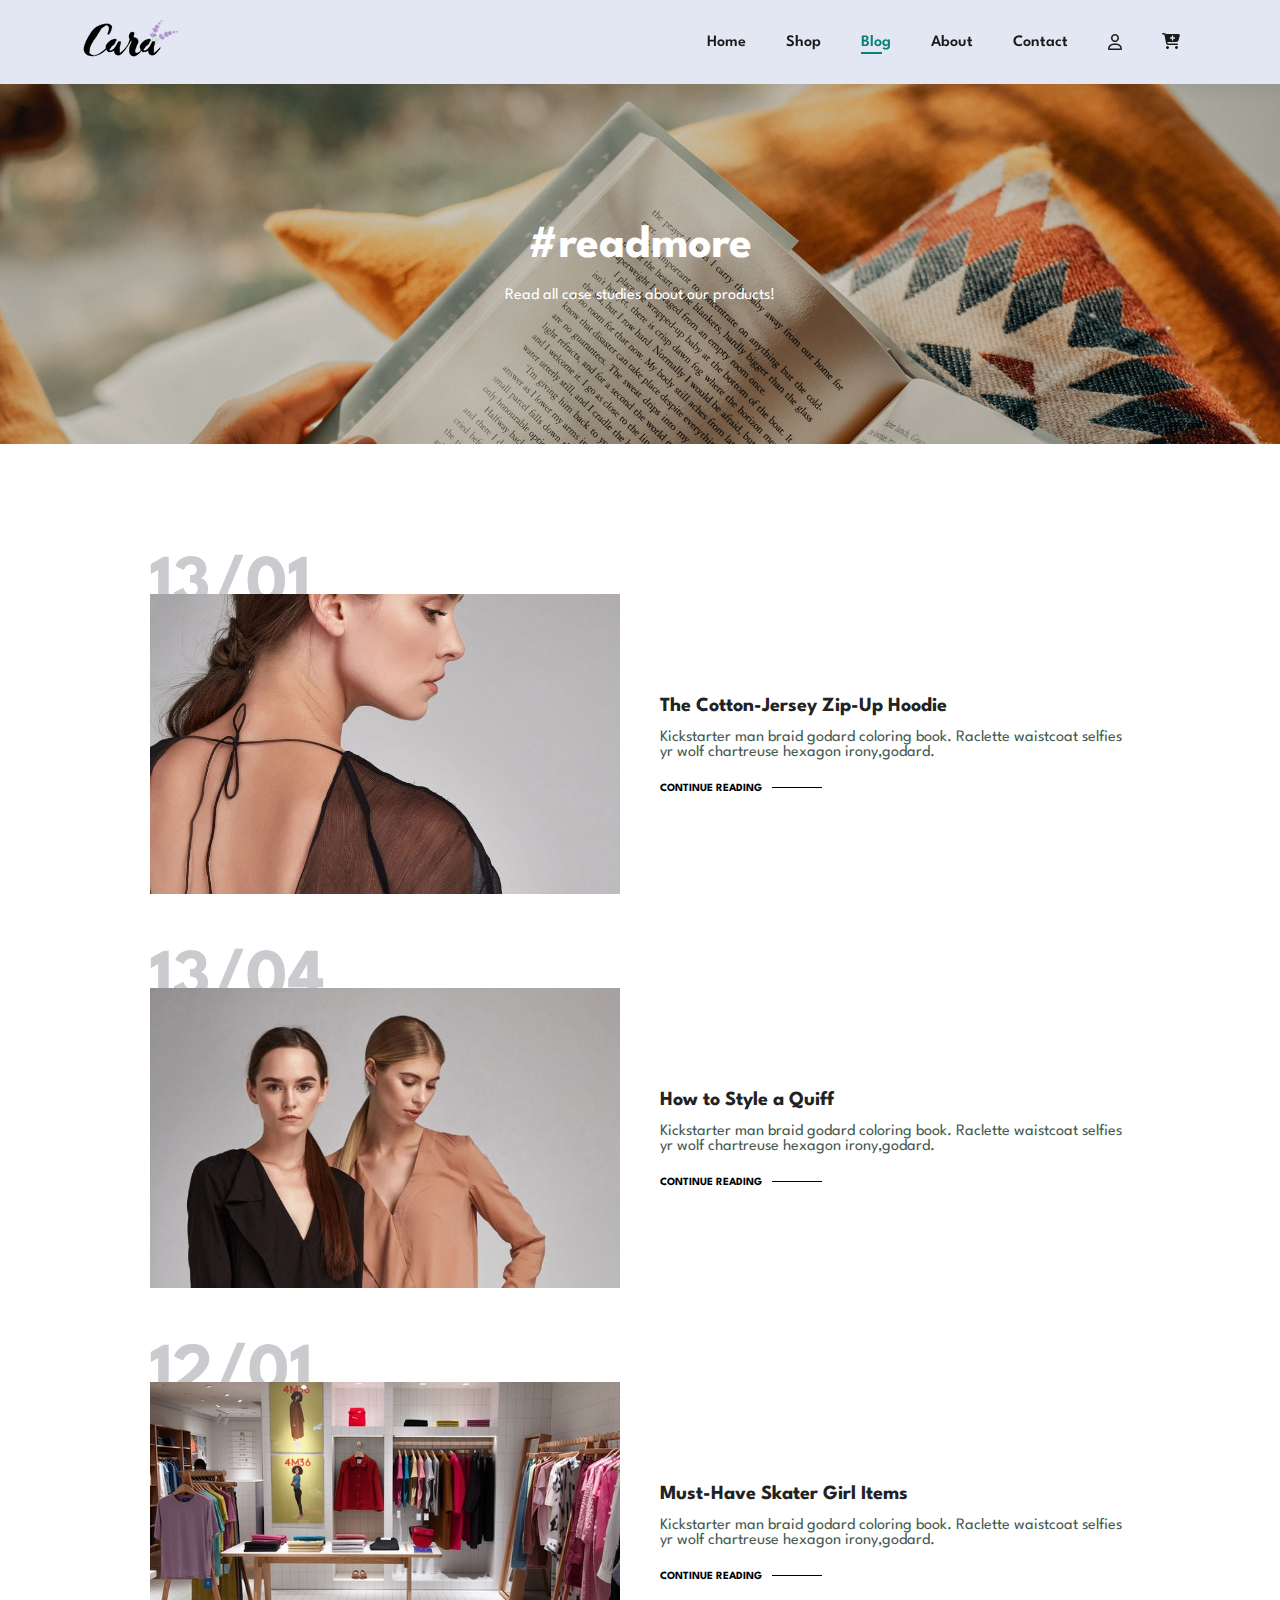
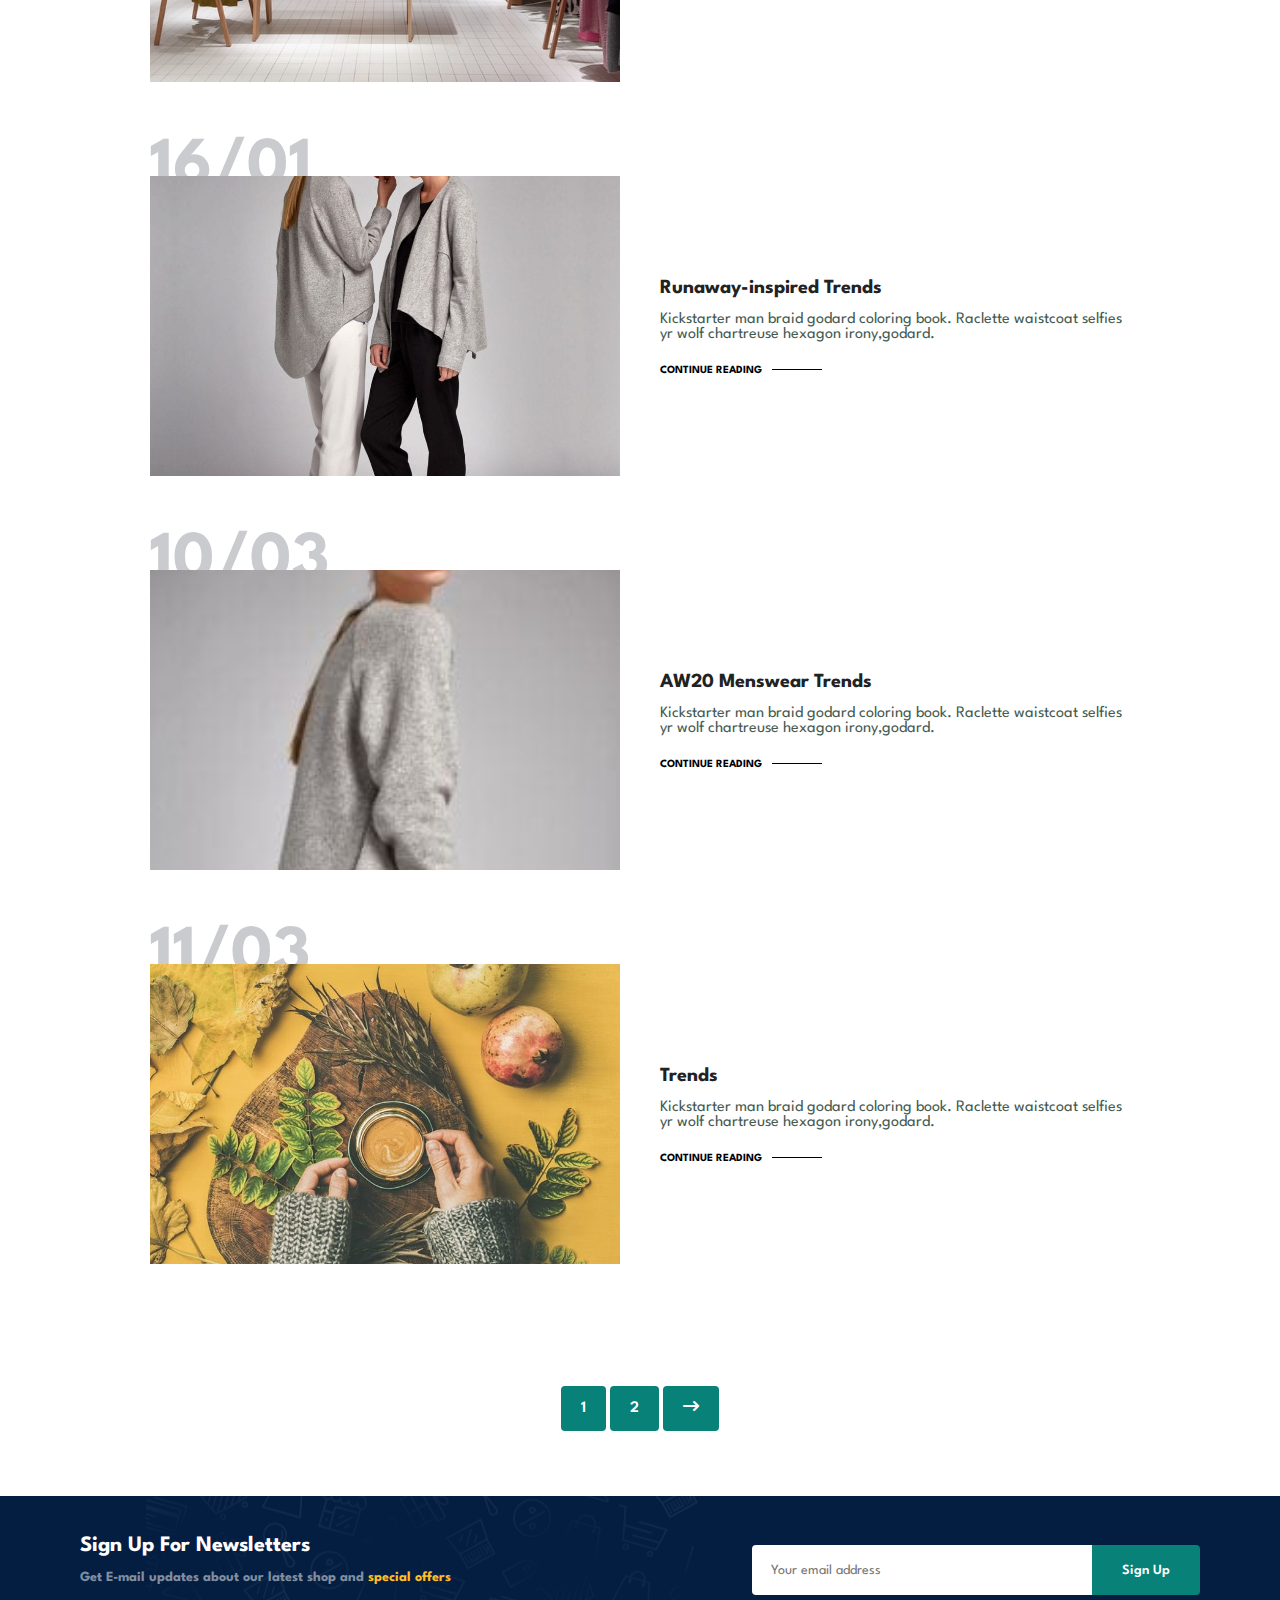
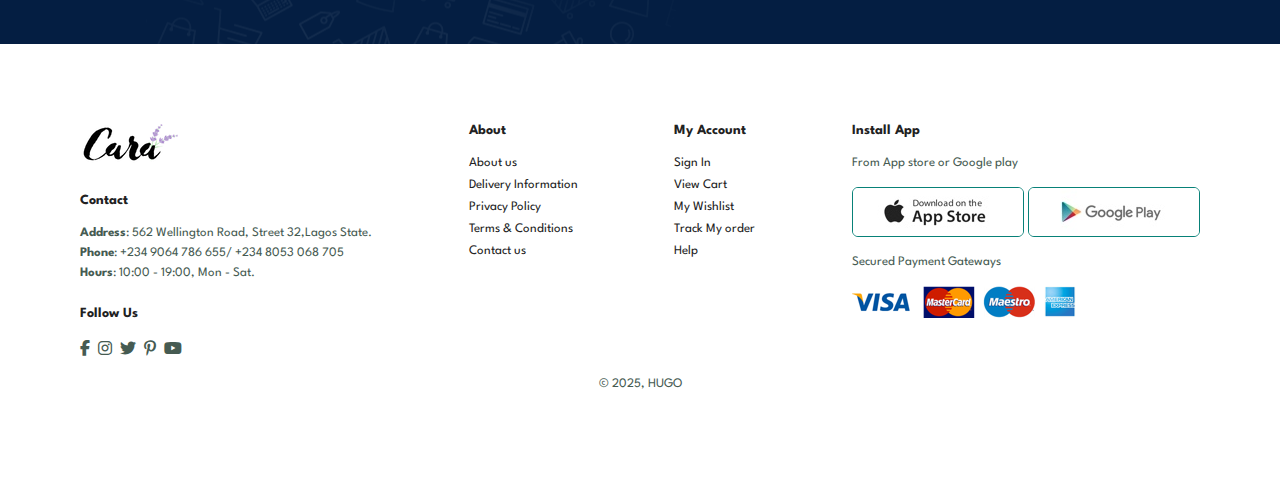
<file: blog.html>
<!DOCTYPE html>
<html lang="en">

<head>
    <meta charset="UTF-8">
    <meta name="viewport" content="width=device-width, initial-scale=1.0">
    <title>Hugo Ecommerce Website</title>
    <link rel="stylesheet" href="https://cdnjs.cloudflare.com/ajax/libs/font-awesome/6.7.2/css/all.min.css">
    <link rel="stylesheet" href="style.css">
    <link rel="icon" href="img/logo.png" type="image/png">
</head>

<body>
    <section id="header">
        <div id="bar">
            <i id="bar" class="fas fa-outdent"></i>
        </div>
        <a href="index.html"><img src="img/logo.png" class="logo" alt="logo"></a>
        <div>
            <ul id="navbar">
                <li><a href="index.html">Home</a></li>
                <li><a href="shop.html">Shop</a></li>
                <li><a class="active" href="blog.html">Blog</a></li>
                <li><a href="about.html">About</a></li>
                <li><a href="contact.html">Contact</a></li>
                <li id="lg-bag"><a id="navbar" href="profile.html"><i class="fa-regular fa-user"></i></a></li>
                <li id="lg-bag"><a href="cart.html"><i class="fa-solid fa-cart-plus"></i></a></li>
                <a href="#" id="close"><i class="fa-solid fa-xmark"></i></a>
            </ul>
        </div>
        <div id="mobile">
            <a href="profile.html"><i class="fa-regular fa-user profile"></i></a>
            <a href="cart.html"><i class="fa-solid fa-cart-plus cart"></i></a>
        </div>
    </section>

    <section id="page-header" class="blog-header">
        <h2>#readmore</h2>
        <p>Read all case studies about our products!</p>
    </section>

    <section id="blog">
        <div class="blog-box">
            <div class="blog-img">
                <img src="img/blog/b1.jpg" alt="">
            </div>

            <div class="blog-details">
                <h4>The Cotton-Jersey Zip-Up Hoodie</h4>
                <p>
                    Kickstarter man braid godard coloring book. Raclette waistcoat selfies yr wolf chartreuse hexagon
                    irony,godard.
                </p>
                <a href="#">CONTINUE READING</a>
            </div>
            <h1>13/01</h1>
        </div>

        <div class="blog-box">
            <div class="blog-img">
                <img src="img/blog/b2.jpg" alt="">
            </div>

            <div class="blog-details">
                <h4>How to Style a Quiff</h4>
                <p>
                    Kickstarter man braid godard coloring book. Raclette waistcoat selfies yr wolf chartreuse hexagon
                    irony,godard.
                </p>
                <a href="#">CONTINUE READING</a>
            </div>
            <h1>13/04</h1>
        </div>
        <div class="blog-box">
            <div class="blog-img">
                <img src="img/blog/b3.jpg" alt="">
            </div>

            <div class="blog-details">
                <h4>Must-Have Skater Girl Items</h4>
                <p>
                    Kickstarter man braid godard coloring book. Raclette waistcoat selfies yr wolf chartreuse hexagon
                    irony,godard.
                </p>
                <a href="#">CONTINUE READING</a>
            </div>
            <h1>12/01</h1>
        </div>

        <div class="blog-box">
            <div class="blog-img">
                <img src="img/blog/b4.jpg" alt="">
            </div>

            <div class="blog-details">
                <h4>Runaway-inspired Trends</h4>
                <p>
                    Kickstarter man braid godard coloring book. Raclette waistcoat selfies yr wolf chartreuse hexagon
                    irony,godard.
                </p>
                <a href="#">CONTINUE READING</a>
            </div>
            <h1>16/01</h1>
        </div>

        <div class="blog-box">
            <div class="blog-img">
                <img src="img/blog/b5.jpg" alt="">
            </div>

            <div class="blog-details">
                <h4>AW20 Menswear Trends</h4>
                <p>
                    Kickstarter man braid godard coloring book. Raclette waistcoat selfies yr wolf chartreuse hexagon
                    irony,godard.
                </p>
                <a href="#">CONTINUE READING</a>
            </div>
            <h1>10/03</h1>
        </div>

        <div class="blog-box">
            <div class="blog-img">
                <img src="img/blog/b6.jpg" alt="">
            </div>
            <div class="blog-details">
                <h4>Trends</h4>
                <p>
                    Kickstarter man braid godard coloring book. Raclette waistcoat selfies yr wolf chartreuse hexagon
                    irony,godard.
                </p>
                <a href="#">CONTINUE READING</a>
            </div>
            <h1>11/03</h1>
        </div>
    </section>

    <section id="pagination" class="section-p1">
        <a href="#">1</a>
        <a href="#">2</a>
        <a href="#"><i class="fa-solid fa-arrow-right-long"></i></a>
    </section>

    <section id="newsletter" class="section-p1 section-m1">
        <div class="newstext">
            <h4>Sign Up For Newsletters</h4>
            <p>Get E-mail updates about our latest shop and <span>special offers</span></p>
        </div>

        <div class="form">
            <input type="text" placeholder="Your email address">
            <button class="normal">Sign Up</button>
        </div>
    </section>

    <footer class="section-p1 section-m1">
        <div class="col">
            <img class="logo" src="img/logo.png" alt="">
            <h4>Contact</h4>
            <p><strong>Address</strong>: 562 Wellington Road, Street 32,Lagos State.</p>
            <p><strong>Phone</strong>: +234 9064 786 655/ +234 8053 068 705</p>
            <p><strong>Hours</strong>: 10:00 - 19:00, Mon - Sat.</p>
            <div class="follow">
                <h4>Follow Us</h4>
                <div class="icons">
                    <i class="fab fa-facebook-f"><a href=""></a></i>
                    <i class="fab fa-instagram"></i>
                    <i class="fab fa-twitter"></i>
                    <i class="fab fa-pinterest-p"></i>
                    <i class="fab fa-youtube"></i>
                </div>
            </div>
        </div>



        <div class="col">
            <h4>About</h4>
            <a href="#">About us</a>
            <a href="#">Delivery Information</a>
            <a href="#">Privacy Policy</a>
            <a href="#">Terms & Conditions</a>
            <a href="#">Contact us</a>
        </div>



        <div class="col">
            <h4>My Account</h4>
            <a href="#">Sign In</a>
            <a href="#">View Cart</a>
            <a href="#">My Wishlist</a>
            <a href="#">Track My order</a>
            <a href="#">Help</a>
        </div>



        <div class="col install">
            <h4>Install App</h4>
            <p>From App store or Google play</p>
            <div class="row">
                <img src="img/pay/app.jpg" alt="">
                <img src="img/pay/play.jpg" alt="">
            </div>
            <p>Secured Payment Gateways</p>
            <img src="img/pay/pay.png" alt="">
        </div>



        <div class="copyright">
            <p>© 2025, HUGO</p>
        </div>
    </footer>
    <script src="script.js"></script>
</body>

</html>
</file>
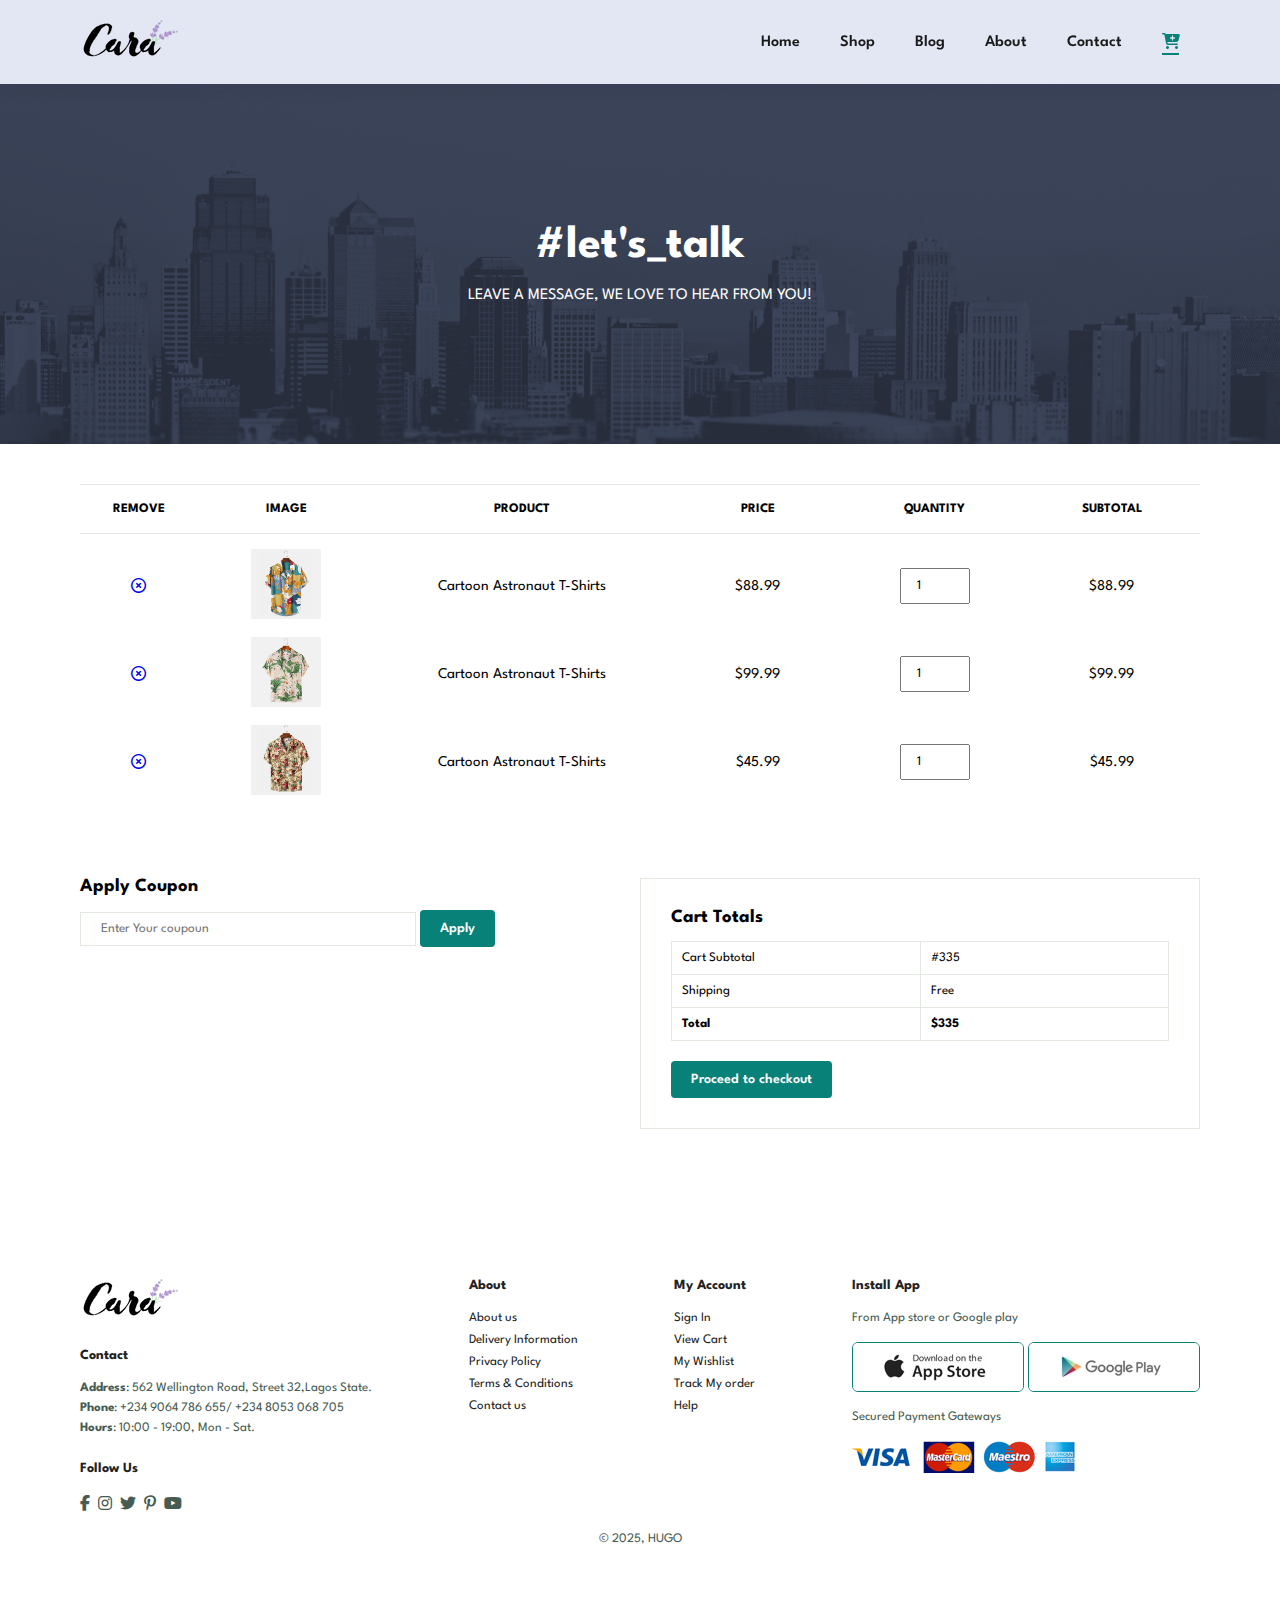
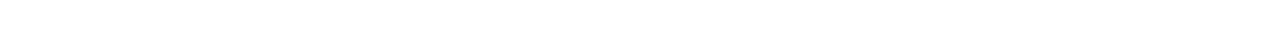
<file: cart.html>
<!DOCTYPE html>
<html lang="en">

<head>
    <meta charset="UTF-8">
    <meta name="viewport" content="width=device-width, initial-scale=1.0">
    <title>Hugo Ecommerce Website</title>
    <link rel="stylesheet" href="https://cdnjs.cloudflare.com/ajax/libs/font-awesome/6.7.2/css/all.min.css">
    <link rel="stylesheet" href="style.css">
</head>

<body>
    <section id="header">
        <a href="index.html"><img src="img/logo.png" class="logo" alt="logo"></a>

        <div>
            <ul id="navbar">
                <li><a href="index.html">Home</a></li>
                <li><a href="shop.html">Shop</a></li>
                <li><a href="blog.html">Blog</a></li>
                <li><a href="about.html">About</a></li>
                <li><a href="contact.html">Contact</a></li>
                <li id="lg-bag"><a class="active" href="cart.html"><i class="fa-solid fa-cart-plus"></i></a></li>
                <a href="#" id="close"><i class="fa-solid fa-xmark"></i></a>
            </ul>
        </div>
        <div id="mobile">
            <a href="cart.html"><i class="fa-solid fa-cart-plus"></i></a>
            <i id="bar" class="fas fa-outdent"></i>
        </div>
    </section>

    <section id="page-header" class="about-header">
        <h2>#let's_talk</h2>
        <p>LEAVE A MESSAGE, WE LOVE TO HEAR FROM YOU!</p>
    </section>

    <section id="cart" class="section-p1">
        <table width="100%">
            <thead>
                <tr>
                    <td>REMOVE</td>
                    <td>IMAGE</td>
                    <td>PRODUCT</td>
                    <td>PRICE</td>
                    <td>QUANTITY</td>
                    <td>SUBTOTAL</td>
                </tr>
            </thead>
            <tbody>
                <tr>
                    <td><a href="#"><i class="far fa-times-circle"></i></a></td>
                    <td><img src="img/products/f1.jpg" alt=""></td>
                    <td>Cartoon Astronaut T-Shirts</td>
                    <td>$88.99</td>
                    <td><input type="number" value="1"></td>
                    <td>$88.99</td>
                </tr>

                <td><a href="#"><i class="far fa-times-circle"></i></a></td>
                <td><img src="img/products/f2.jpg" alt=""></td>
                <td>Cartoon Astronaut T-Shirts</td>
                <td>$99.99</td>
                <td><input type="number" value="1"></td>
                <td>$99.99</td>
                </tr>

                <td><a href="#"><i class="far fa-times-circle"></i></a></td>
                <td><img src="img/products/f3.jpg" alt=""></td>
                <td>Cartoon Astronaut T-Shirts</td>
                <td>$45.99</td>
                <td><input type="number" value="1"></td>
                <td>$45.99</td>
                </tr>
            </tbody>
        </table>
    </section>

    <section id="cart-add" class="section-p1">
        <div id="coupon">
            <h3>Apply Coupon</h3>
            <div>
                <input type="text" placeholder="Enter Your coupoun">
                <button class="normal">Apply</button>
            </div>
        </div>

        <div id="subtotal">
            <h3>Cart Totals</h3>
            <table>
                <tr>
                    <td>Cart Subtotal</td>
                    <td>#335</td>
                </tr>

                <tr>
                    <td>Shipping</td>
                    <td>Free</td>
                </tr>

                <tr>
                    <td><strong>Total</strong></td>
                    <td><strong>$335</strong></td>
                </tr>
            </table>
            <button class="normal"> Proceed to checkout</button>
        </div>
    </section>

    <footer class="section-p1 section-m1">
        <div class="col">
            <img class="logo" src="img/logo.png" alt="">
            <h4>Contact</h4>
            <p><strong>Address</strong>: 562 Wellington Road, Street 32,Lagos State.</p>
            <p><strong>Phone</strong>: +234 9064 786 655/ +234 8053 068 705</p>
            <p><strong>Hours</strong>: 10:00 - 19:00, Mon - Sat.</p>
            <div class="follow">
                <h4>Follow Us</h4>
                <div class="icons">
                    <i class="fab fa-facebook-f"><a href=""></a></i>
                    <i class="fab fa-instagram"></i>
                    <i class="fab fa-twitter"></i>
                    <i class="fab fa-pinterest-p"></i>
                    <i class="fab fa-youtube"></i>
                </div>
            </div>
        </div>



        <div class="col">
            <h4>About</h4>
            <a href="#">About us</a>
            <a href="#">Delivery Information</a>
            <a href="#">Privacy Policy</a>
            <a href="#">Terms & Conditions</a>
            <a href="#">Contact us</a>
        </div>



        <div class="col">
            <h4>My Account</h4>
            <a href="#">Sign In</a>
            <a href="#">View Cart</a>
            <a href="#">My Wishlist</a>
            <a href="#">Track My order</a>
            <a href="#">Help</a>
        </div>



        <div class="col install">
            <h4>Install App</h4>
            <p>From App store or Google play</p>
            <div class="row">
                <img src="img/pay/app.jpg" alt="">
                <img src="img/pay/play.jpg" alt="">
            </div>
            <p>Secured Payment Gateways</p>
            <img src="img/pay/pay.png" alt="">
        </div>


        <div class="copyright">
            <p>© 2025, HUGO</p>
        </div>
    </footer>
    <script src="script.js"></script>
</body>

</html>
</file>
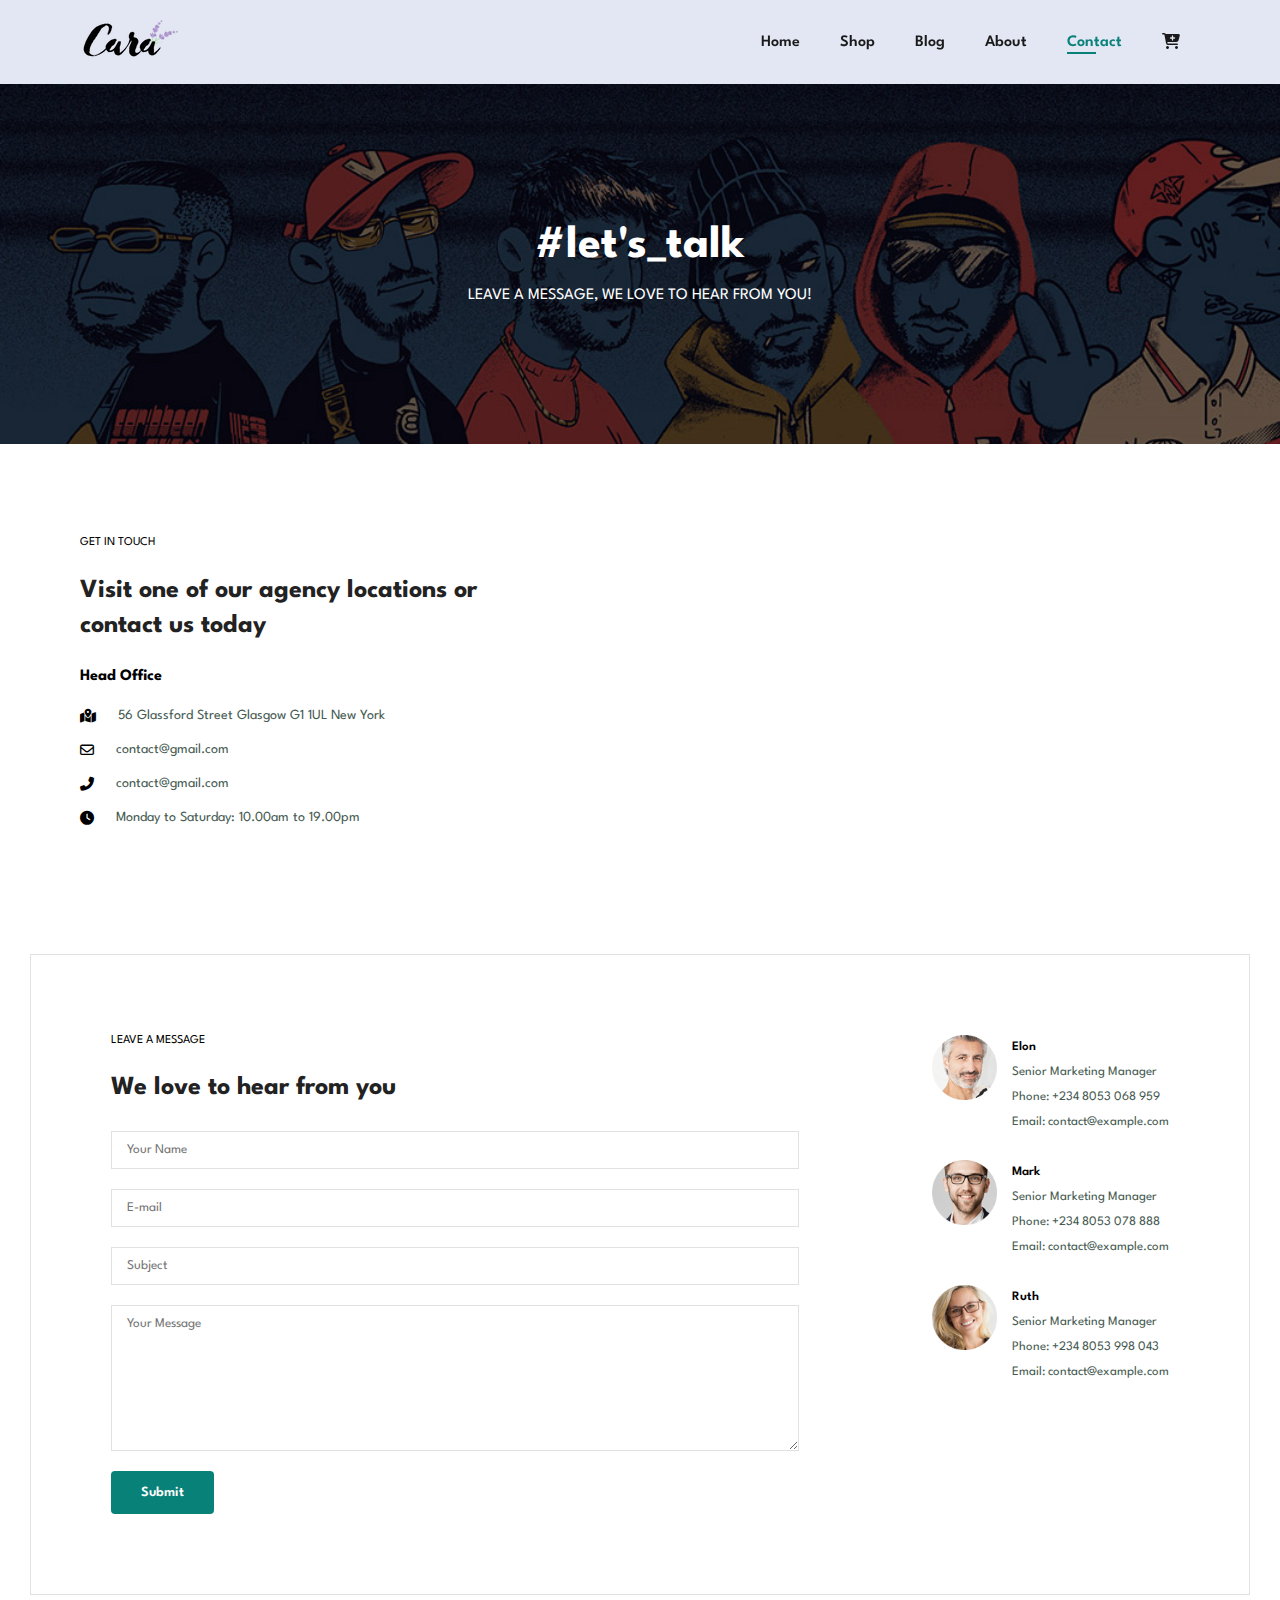
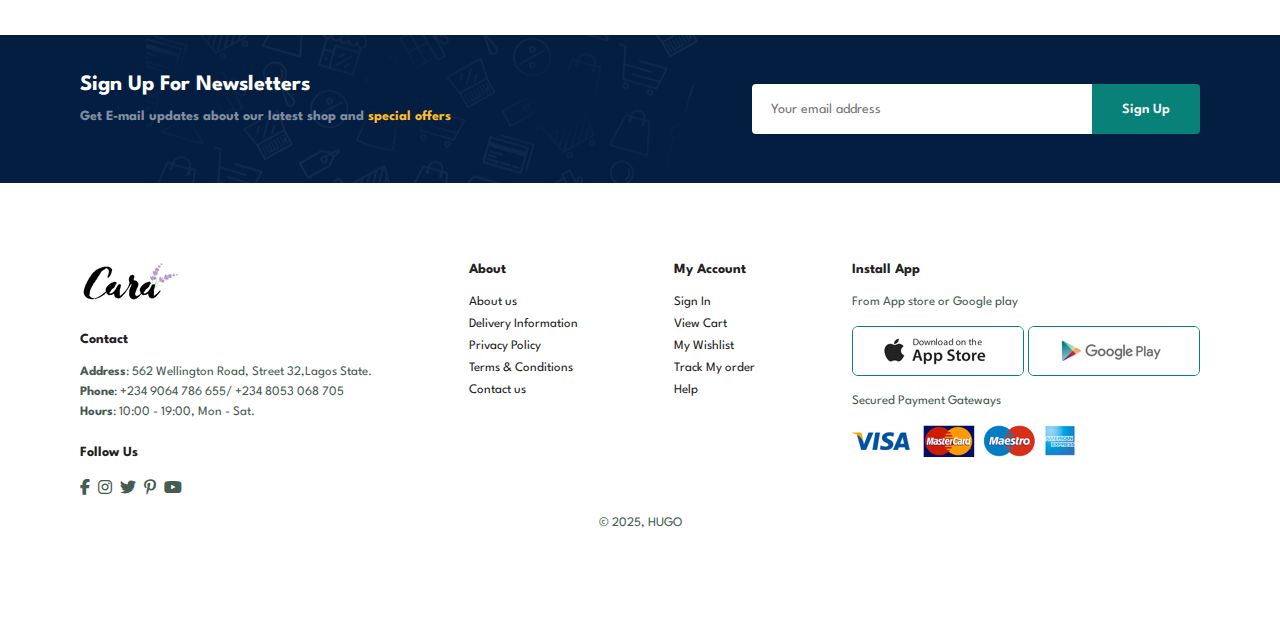
<file: contact.html>
<!DOCTYPE html>
<html lang="en">

<head>
    <meta charset="UTF-8">
    <meta name="viewport" content="width=device-width, initial-scale=1.0">
    <title>Hugo Ecommerce Website</title>
    <link rel="stylesheet" href="https://cdnjs.cloudflare.com/ajax/libs/font-awesome/6.7.2/css/all.min.css">
    <link rel="stylesheet" href="style.css">
</head>

<body>
    <section id="header">
        <a href="index.html"><img src="img/logo.png" class="logo" alt="logo"></a>

        <div>
            <ul id="navbar">
                <li><a href="index.html">Home</a></li>
                <li><a href="shop.html">Shop</a></li>
                <li><a href="blog.html">Blog</a></li>
                <li><a href="about.html">About</a></li>
                <li><a class="active"  href="contact.html">Contact</a></li>
                <li id="lg-bag"><a href="cart.html"><i class="fa-solid fa-cart-plus"></i></a></li>
                <a href="#" id="close"><i class="fa-solid fa-xmark"></i></a>
            </ul>
        </div>
        <div id="mobile">
            <a href="cart.html"><i class="fa-solid fa-cart-plus"></i></a>
            <i id="bar" class="fas fa-outdent"></i>
        </div>
    </section>

    <section id="page-header" class="contact-header">
        <h2>#let's_talk</h2>
        <p>LEAVE A MESSAGE, WE LOVE TO HEAR FROM YOU!</p>
    </section>

    <section id="contact-details" class="section-p1">
        <div class="details">
            <span>GET IN TOUCH</span>
            <h2>Visit one of our agency locations or contact us today</h2>
            <h3>Head Office</h3>
            <div class="" >
                <li>
                    <i class="fa-solid fa-map-location-dot"></i>
                    <p>56 Glassford Street Glasgow G1 1UL New York</p>
                </li>

                <li>
                    <i class="far fa-envelope "></i>
                    <p>contact@gmail.com</p>
                </li>

                <li>
                    <i class="fas fa-phone-alt"></i>
                    <p>contact@gmail.com</p>
                </li>

                <li>
                    <i class="fas fa-clock"></i>
                    <p>Monday to Saturday: 10.00am to 19.00pm</p>
                </li>
            </div>
        </div>

        <div class="map">
            <iframe src="https://www.google.com/maps/embed?pb=!1m18!1m12!1m3!1d3962.6850962751096!2d3.1711010000000086!3d6.685874200000008!2m3!1f0!2f0!3f0!3m2!1i1024!2i768!4f13.1!3m3!1m2!1s0x103b9ed1d9a107f3%3A0x3d6834c7aade2faf!2sBells%20University%20of%20Technology!5e0!3m2!1sen!2sng!4v1745625128121!5m2!1sen!2sng" width="600" height="450" style="border:0;" allowfullscreen="" loading="lazy" referrerpolicy="no-referrer-when-downgrade"></iframe>

        </div>
    </section>

    <section id="form-details"  class="section-p1">
        <form action="">
            <span>LEAVE A MESSAGE</span>
            <h2>We love to hear from you</h2>
            <input type="text" placeholder="Your Name">
            <input type="text" placeholder="E-mail">
            <input type="text" placeholder="Subject">
            <textarea name="" id="" cols="30" rows="10" placeholder="Your Message"></textarea>
            <button class="normal">Submit</button>
        </form>
        <div class="people">
            <div>
                <img src="img/people/1.png" alt="">
                <p><span>Elon</span>Senior Marketing Manager <br>Phone: +234 8053 068 959 <br>Email: contact@example.com </p>
            </div>

            <div>
                <img src="img/people/2.png" alt="">
                <p><span>Mark</span>Senior Marketing Manager <br>Phone: +234 8053 078 888 <br>Email: contact@example.com </p>
            </div>

            <div>
                <img src="img/people/3.png" alt="">
                <p><span>Ruth</span>Senior Marketing Manager <br>Phone: +234 8053 998 043 <br>Email: contact@example.com </p>
            </div>
        </div>
    </section>

    <section id="newsletter" class="section-p1 section-m1">
        <div class="newstext">
            <h4>Sign Up For Newsletters</h4>
            <p>Get E-mail updates about our latest shop and <span>special offers</span></p>
        </div>

        <div class="form">
            <input type="text" placeholder="Your email address">
            <button class="normal">Sign Up</button>
        </div>
    </section>

    <footer class="section-p1 section-m1">
        <div class="col">
            <img class="logo" src="img/logo.png" alt="">
            <h4>Contact</h4>
            <p><strong>Address</strong>: 562 Wellington Road, Street 32,Lagos State.</p>
            <p><strong>Phone</strong>: +234 9064 786 655/ +234 8053 068 705</p>
            <p><strong>Hours</strong>: 10:00 - 19:00, Mon - Sat.</p>
            <div class="follow">
                <h4>Follow Us</h4>
                <div class="icons">
                    <i class="fab fa-facebook-f"><a href=""></a></i>
                    <i class="fab fa-instagram"></i>
                    <i class="fab fa-twitter"></i>
                    <i class="fab fa-pinterest-p"></i>
                    <i class="fab fa-youtube"></i>
                </div>
            </div>
        </div>



        <div class="col">
            <h4>About</h4>
            <a href="#">About us</a>
            <a href="#">Delivery Information</a>
            <a href="#">Privacy Policy</a>
            <a href="#">Terms & Conditions</a>
            <a href="#">Contact us</a>
        </div>



        <div class="col">
            <h4>My Account</h4>
            <a href="#">Sign In</a>
            <a href="#">View Cart</a>
            <a href="#">My Wishlist</a>
            <a href="#">Track My order</a>
            <a href="#">Help</a>
        </div>



        <div class="col install">
            <h4>Install App</h4>
            <p>From App store or Google play</p>
            <div class="row">
                <img src="img/pay/app.jpg" alt="">
                <img src="img/pay/play.jpg" alt="">
            </div>
            <p>Secured Payment Gateways</p>
            <img src="img/pay/pay.png" alt="">
        </div>


        <div class="copyright">
            <p>© 2025, HUGO</p>
        </div>
    </footer>
    <script src="script.js"></script>
</body>

</html>
</file>
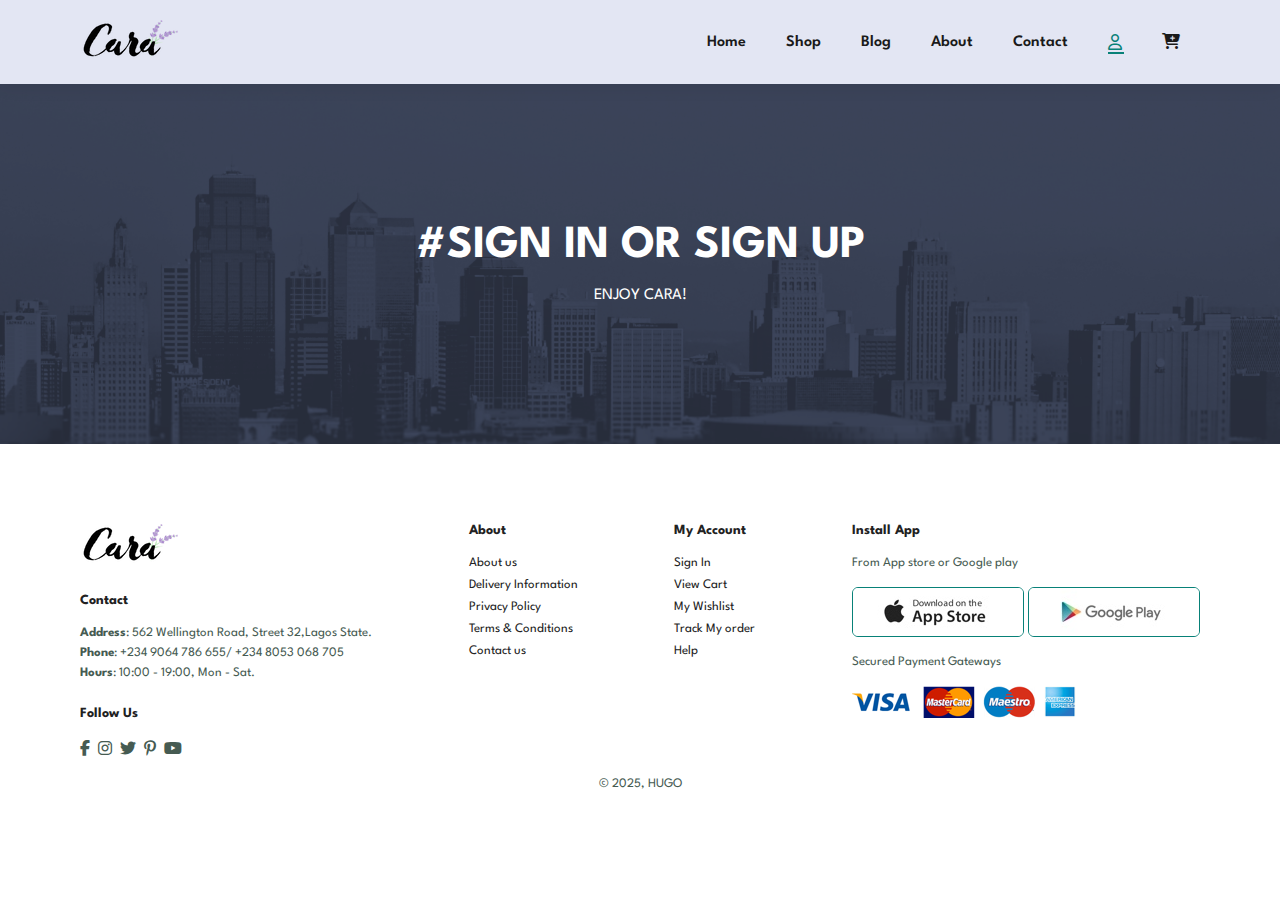
<file: profile.html>
<!DOCTYPE html>
<html lang="en">

<head>
    <meta charset="UTF-8">
    <meta name="viewport" content="width=device-width, initial-scale=1.0">
    <title>Hugo Ecommerce Website</title>
    <link rel="stylesheet" href="https://cdnjs.cloudflare.com/ajax/libs/font-awesome/6.7.2/css/all.min.css">
    <link rel="stylesheet" href="style.css">
    <link rel="icon" href="img/logo.png" type="image/png">
</head>

<body>
    <section id="header">
        <div id="bar">
            <i id="bar" class="fas fa-outdent"></i>
        </div>
        <a href="index.html"><img src="img/logo.png" class="logo" alt="logo"></a>
        <div>
            <ul id="navbar">
                <li><a href="index.html">Home</a></li>
                <li><a href="shop.html">Shop</a></li>
                <li><a href="blog.html">Blog</a></li>
                <li><a href="about.html">About</a></li>
                <li><a href="contact.html">Contact</a></li>
                <li id="lg-bag"><a id="navbar" class="active" href="profile.html"><i class="fa-regular fa-user"></i></a></li>
                <li id="lg-bag"><a href="cart.html"><i class="fa-solid fa-cart-plus"></i></a></li>
                <a href="#" id="close"><i class="fa-solid fa-xmark"></i></a>
            </ul>
        </div>
        <div id="mobile">
            <a href="profile.html"><i class="fa-regular fa-user profile"></i></a>
            <a href="cart.html"><i class="fa-solid fa-cart-plus cart"></i></a>
        </div>
    </section>

    <section id="page-header" class="about-header">
        <h2>#SIGN IN OR SIGN UP</h2>
        <p>ENJOY CARA!</p>
    </section>

    <footer class="section-p1 section-m1">
        <div class="col">
            <img class="logo" src="img/logo.png" alt="">
            <h4>Contact</h4>
            <p><strong>Address</strong>: 562 Wellington Road, Street 32,Lagos State.</p>
            <p><strong>Phone</strong>: +234 9064 786 655/ +234 8053 068 705</p>
            <p><strong>Hours</strong>: 10:00 - 19:00, Mon - Sat.</p>
            <div class="follow">
                <h4>Follow Us</h4>
                <div class="icons">
                    <i class="fab fa-facebook-f"><a href=""></a></i>
                    <i class="fab fa-instagram"></i>
                    <i class="fab fa-twitter"></i>
                    <i class="fab fa-pinterest-p"></i>
                    <i class="fab fa-youtube"></i>
                </div>
            </div>
        </div>



        <div class="col">
            <h4>About</h4>
            <a href="#">About us</a>
            <a href="#">Delivery Information</a>
            <a href="#">Privacy Policy</a>
            <a href="#">Terms & Conditions</a>
            <a href="#">Contact us</a>
        </div>



        <div class="col">
            <h4>My Account</h4>
            <a href="#">Sign In</a>
            <a href="#">View Cart</a>
            <a href="#">My Wishlist</a>
            <a href="#">Track My order</a>
            <a href="#">Help</a>
        </div>



        <div class="col install">
            <h4>Install App</h4>
            <p>From App store or Google play</p>
            <div class="row">
                <img src="img/pay/app.jpg" alt="">
                <img src="img/pay/play.jpg" alt="">
            </div>
            <p>Secured Payment Gateways</p>
            <img src="img/pay/pay.png" alt="">
        </div>


        <div class="copyright">
            <p>© 2025, HUGO</p>
        </div>
    </footer>
    <script src="script.js"></script>
</body>

</html>
</file>
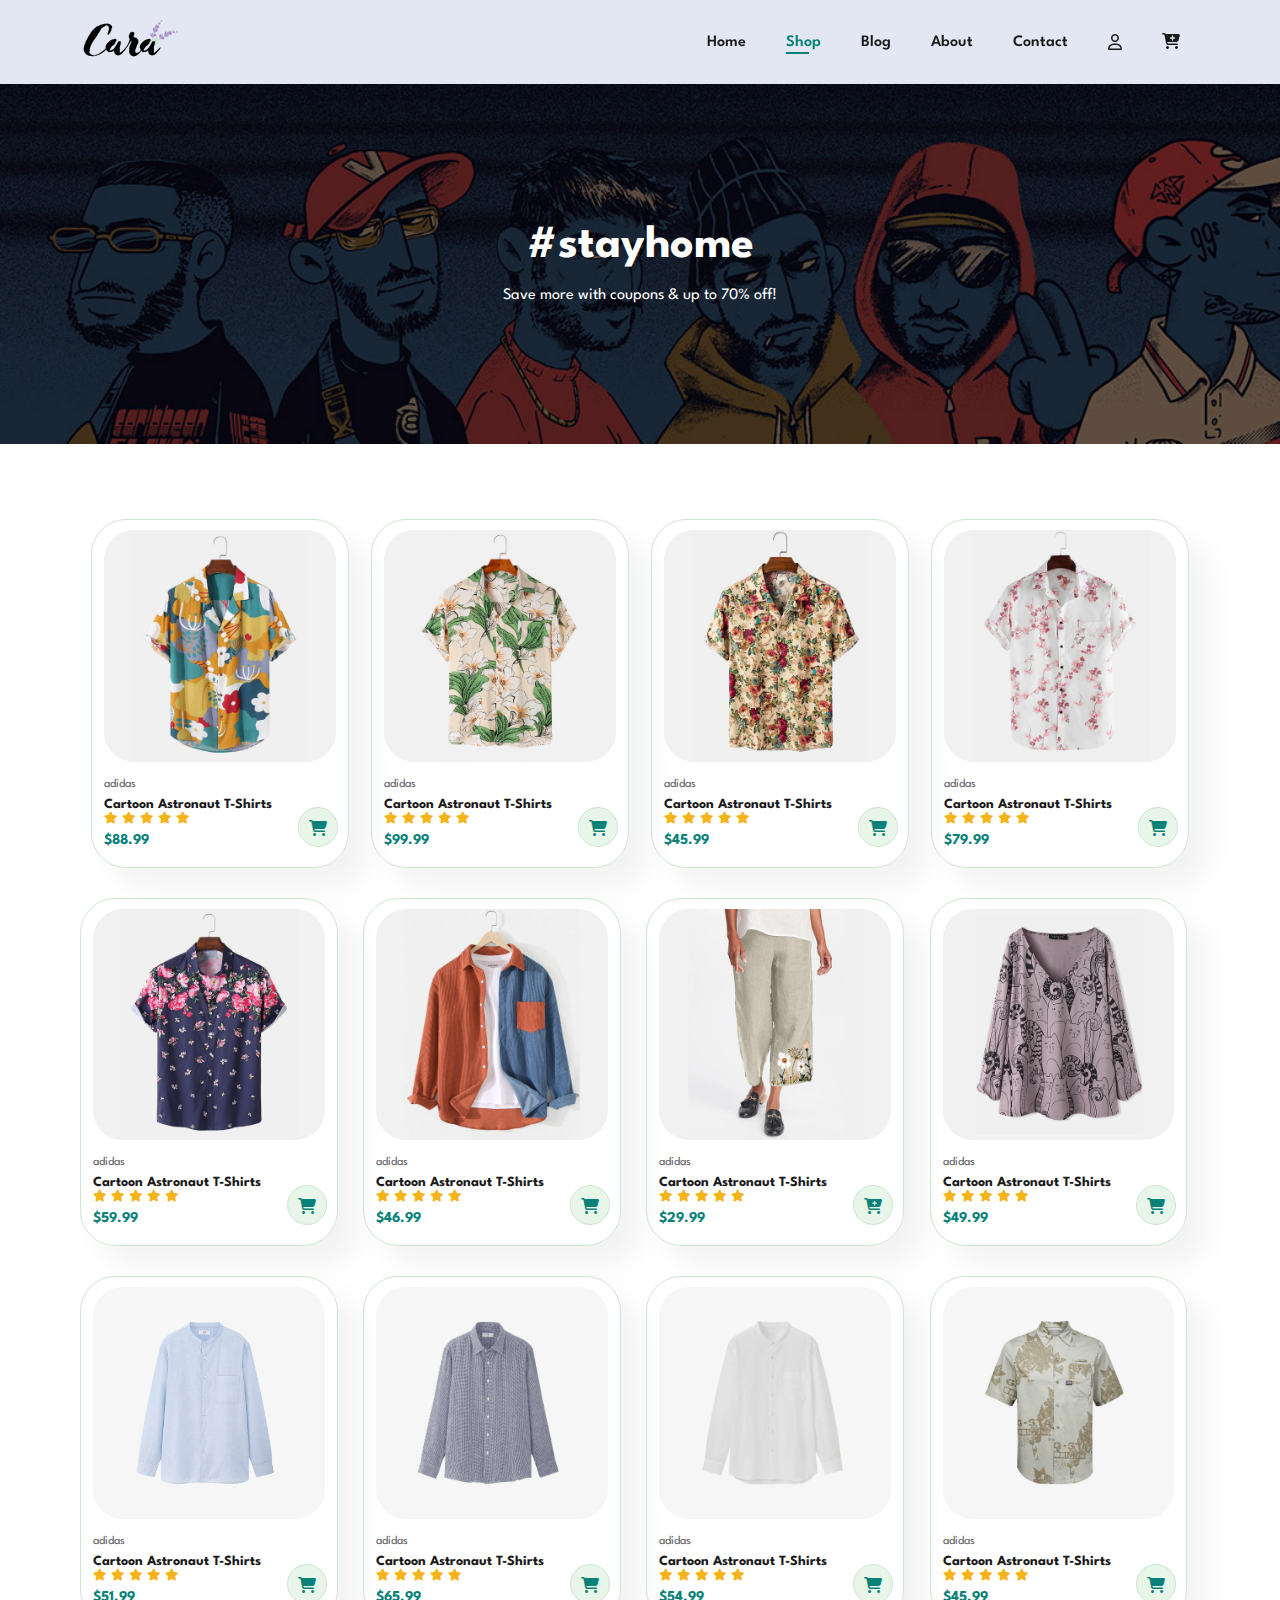
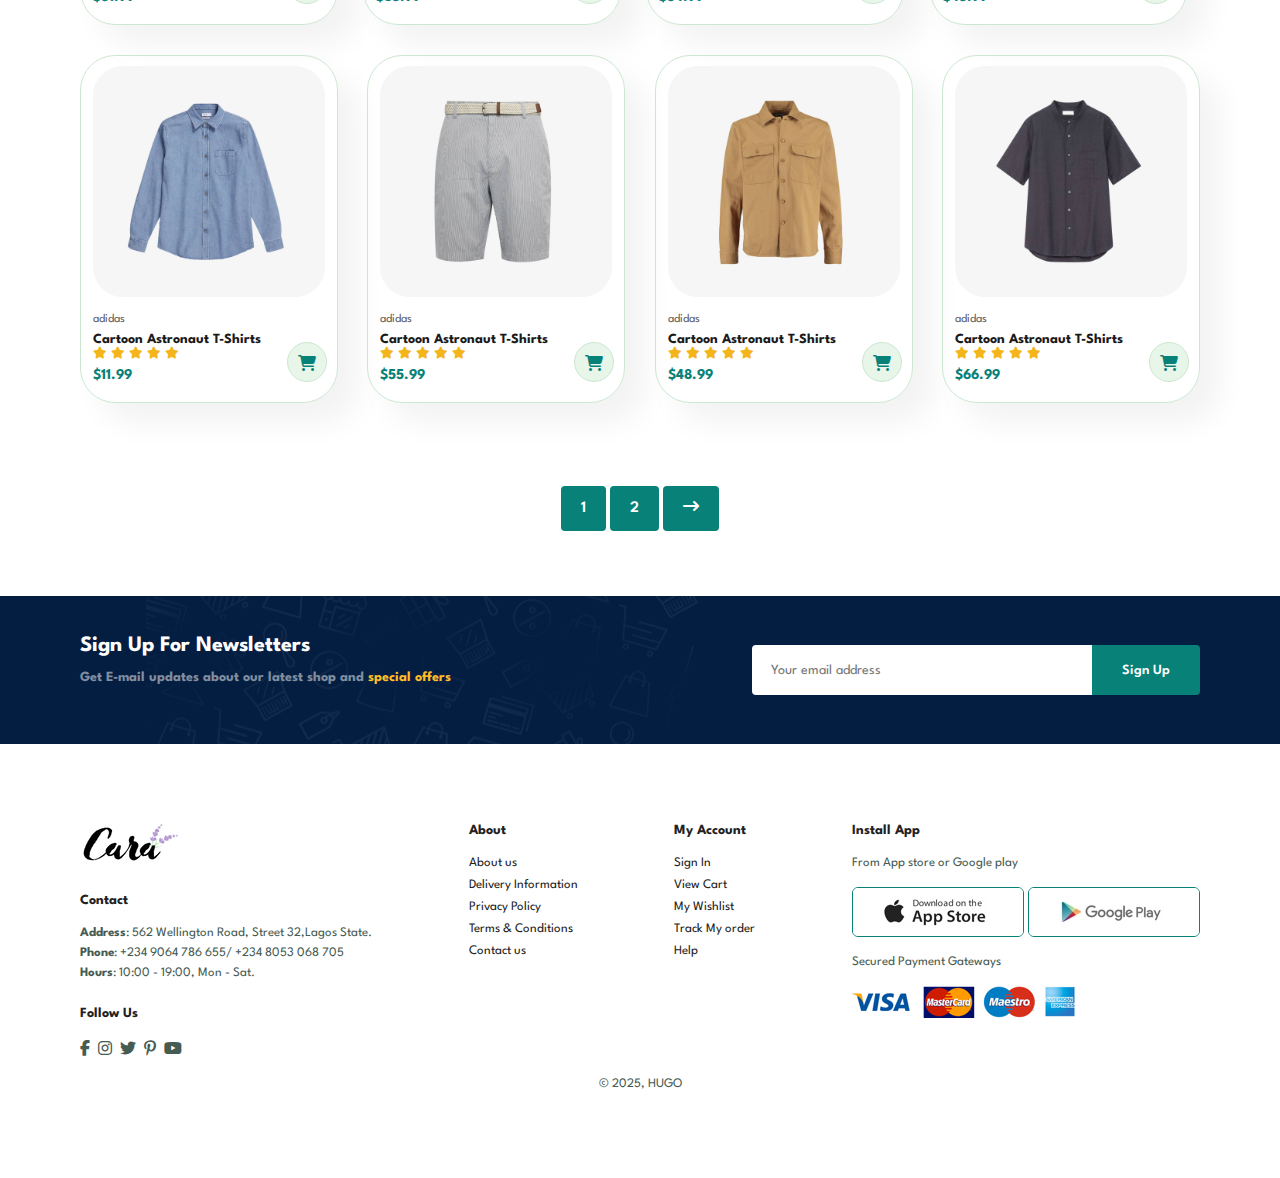
<file: shop.html>
<!DOCTYPE html>
<html lang="en">

<head>
    <meta charset="UTF-8">
    <meta name="viewport" content="width=device-width, initial-scale=1.0">
    <title>Hugo Ecommerce Website</title>
    <link rel="stylesheet" href="https://cdnjs.cloudflare.com/ajax/libs/font-awesome/6.7.2/css/all.min.css">
    <link rel="stylesheet" href="style.css">
    <link rel="icon" href="img/logo.png" type="image/png">
</head>

<body>
    <section id="header">
        <div id="bar">
            <i id="bar" class="fas fa-outdent"></i>
        </div>
        <a href="index.html"><img src="img/logo.png" class="logo" alt="logo"></a>
        <div>
            <ul id="navbar">
                <li><a  href="index.html">Home</a></li>
                <li><a class="active" href="shop.html">Shop</a></li>
                <li><a href="blog.html">Blog</a></li>
                <li><a href="about.html">About</a></li>
                <li><a href="contact.html">Contact</a></li>
                <li id="lg-bag"><a id="navbar" href="profile.html"><i class="fa-regular fa-user"></i></a></li>
                <li id="lg-bag"><a href="cart.html"><i class="fa-solid fa-cart-plus"></i></a></li>
                <a href="#" id="close"><i class="fa-solid fa-xmark"></i></a>
            </ul>
        </div>
        <div id="mobile">
            <a href="profile.html"><i class="fa-regular fa-user profile"></i></a>
            <a href="cart.html"><i class="fa-solid fa-cart-plus cart"></i></a>
        </div>
    </section>


    <section id="page-header">
        <h2>#stayhome</h2>
        <p>Save more with coupons & up to 70% off! </p>
    </section>

    <section id="product1" class="section-p1">
        <div class="pro-container">
            <a href="singleproduct.html" onclick="selectProduct(event)" data-name="Cartoon Astronaut T-Shirts"
                data-brand="adidas" data-price="88.99" data-image="img/products/f1.jpg"
                data-smallimg1="img/products/f1.jpg" data-smallimg2="img/products/f2.jpg"
                data-smallimg3="img/products/f3.jpg" data-smallimg4="img/products/f4.jpg">

                <div class="pro">
                    <img src="img/products/f1.jpg" alt="">
                    <div class="des">
                        <span>adidas</span>
                        <h5>Cartoon Astronaut T-Shirts</h5>
                        <div class="star">
                            <i class="fas fa-star"></i>
                            <i class="fas fa-star"></i>
                            <i class="fas fa-star"></i>
                            <i class="fas fa-star"></i>
                            <i class="fas fa-star"></i>
                        </div>
                        <h4>$88.99</h4>
                    </div>
                    <a href="#"><i class="fa-solid fa-cart-shopping cart"></i></a>
                </div>
            </a>

            <a href="singleproduct.html" onclick="selectProduct(event)" data-name="Cartoon Astronaut T-Shirts"
                data-brand="adidas" data-price="99.99" data-image="img/products/f2.jpg"
                data-smallimg1="img/products/f2.jpg" data-smallimg2="img/products/f1.jpg"
                data-smallimg3="img/products/f3.jpg" data-smallimg4="img/products/f4.jpg">

                <div class="pro">
                    <img src="img/products/f2.jpg" alt="">
                    <div class="des">
                        <span>adidas</span>
                        <h5>Cartoon Astronaut T-Shirts</h5>
                        <div class="star">
                            <i class="fas fa-star"></i>
                            <i class="fas fa-star"></i>
                            <i class="fas fa-star"></i>
                            <i class="fas fa-star"></i>
                            <i class="fas fa-star"></i>
                        </div>
                        <h4>$99.99</h4>
                    </div>
                    <a href="#"><i class="fa-solid fa-cart-shopping cart"></i></a>
                </div>
            </a>

            <a href="singleproduct.html" onclick="selectProduct(event)" data-name="Cartoon Astronaut T-Shirts"
                data-brand="adidas" data-price="45.99" data-image="img/products/f3.jpg"
                data-smallimg1="img/products/f3.jpg" data-smallimg2="img/products/f2.jpg"
                data-smallimg3="img/products/f1.jpg" data-smallimg4="img/products/f4.jpg">

                <div class="pro">
                    <img src="img/products/f3.jpg" alt="">
                    <div class="des">
                        <span>adidas</span>
                        <h5>Cartoon Astronaut T-Shirts</h5>
                        <div class="star">
                            <i class="fas fa-star"></i>
                            <i class="fas fa-star"></i>
                            <i class="fas fa-star"></i>
                            <i class="fas fa-star"></i>
                            <i class="fas fa-star"></i>
                        </div>
                        <h4>$45.99</h4>
                    </div>
                    <a href="#"><i class="fa-solid fa-cart-shopping cart"></i></a>
                </div>

                <a href="singleproduct.html" onclick="selectProduct(event)" data-name="Cartoon Astronaut T-Shirts"
                    data-brand="adidas" data-price="79.99" data-image="img/products/f4.jpg"
                    data-smallimg1="img/products/f4.jpg" data-smallimg2="img/products/f2.jpg"
                    data-smallimg3="img/products/f3.jpg" data-smallimg4="img/products/f1.jpg">
                    <div class="pro">
                        <img src="img/products/f4.jpg" alt="">
                        <div class="des">
                            <span>adidas</span>
                            <h5>Cartoon Astronaut T-Shirts</h5>
                            <div class="star">
                                <i class="fas fa-star"></i>
                                <i class="fas fa-star"></i>
                                <i class="fas fa-star"></i>
                                <i class="fas fa-star"></i>
                                <i class="fas fa-star"></i>
                            </div>
                            <h4>$79.99</h4>
                        </div>
                        <a href="#"><i class="fa-solid fa-cart-shopping cart"></i></a>
                    </div>
                </a>

                <a href="singleproduct.html" onclick="selectProduct(event)" data-name="Cartoon Astronaut T-Shirts"
                    data-brand="adidas" data-price="59.99" data-image="img/products/f5.jpg"
                    data-smallimg1="img/products/f5.jpg" data-smallimg2="img/products/f2.jpg"
                    data-smallimg3="img/products/f3.jpg" data-smallimg4="img/products/f4.jpg">

                    <div class="pro">
                        <img src="img/products/f5.jpg" alt="">
                        <div class="des">
                            <span>adidas</span>
                            <h5>Cartoon Astronaut T-Shirts</h5>
                            <div class="star">
                                <i class="fas fa-star"></i>
                                <i class="fas fa-star"></i>
                                <i class="fas fa-star"></i>
                                <i class="fas fa-star"></i>
                                <i class="fas fa-star"></i>
                            </div>
                            <h4>$59.99</h4>
                        </div>
                        <a href="#"><i class="fa-solid fa-cart-shopping cart"></i></a>
                    </div>
                </a>

                <a href="singleproduct.html" onclick="selectProduct(event)" data-name="Cartoon Astronaut T-Shirts"
                    data-brand="adidas" data-price="46.99" data-image="img/products/f6.jpg"
                    data-smallimg1="img/products/f6.jpg" data-smallimg2="img/products/f5.jpg"
                    data-smallimg3="img/products/f3.jpg" data-smallimg4="img/products/f4.jpg">

                    <div class="pro">
                        <img src="img/products/f6.jpg" alt="">
                        <div class="des">
                            <span>adidas</span>
                            <h5>Cartoon Astronaut T-Shirts</h5>
                            <div class="star">
                                <i class="fas fa-star"></i>
                                <i class="fas fa-star"></i>
                                <i class="fas fa-star"></i>
                                <i class="fas fa-star"></i>
                                <i class="fas fa-star"></i>
                            </div>
                            <h4>$46.99</h4>
                        </div>
                        <a href="#"><i class="fa-solid fa-cart-shopping cart"></i></a>
                    </div>
                </a>

                <a href="singleproduct.html" onclick="selectProduct(event)" data-name="Cartoon Astronaut T-Shirts"
                    data-brand="adidas" data-price="29.99" data-image="img/products/f7.jpg"
                    data-smallimg1="img/products/f7.jpg" data-smallimg2="img/products/f6.jpg"
                    data-smallimg3="img/products/f5.jpg" data-smallimg4="img/products/f4.jpg">
                    <div class="pro">
                        <img src="img/products/f7.jpg" alt="">
                        <div class="des">
                            <span>adidas</span>
                            <h5>Cartoon Astronaut T-Shirts</h5>
                            <div class="star">
                                <i class="fas fa-star"></i>
                                <i class="fas fa-star"></i>
                                <i class="fas fa-star"></i>
                                <i class="fas fa-star"></i>
                                <i class="fas fa-star"></i>
                            </div>
                            <h4>$29.99</h4>
                        </div>
                        <a href="#"><i class="fa-solid fa-cart-plus cart"></i></a>
                    </div>
                </a>

                <a href="singleproduct.html" onclick="selectProduct(event)" data-name="Cartoon Astronaut T-Shirts"
                    data-brand="adidas" data-price="49.99" data-image="img/products/f8.jpg"
                    data-smallimg1="img/products/f8.jpg" data-smallimg2="img/products/f7.jpg"
                    data-smallimg3="img/products/f6.jpg" data-smallimg4="img/products/f5.jpg">
                    <div class="pro">
                        <img src="img/products/f8.jpg" alt="">
                        <div class="des">
                            <span>adidas</span>
                            <h5>Cartoon Astronaut T-Shirts</h5>
                            <div class="star">
                                <i class="fas fa-star"></i>
                                <i class="fas fa-star"></i>
                                <i class="fas fa-star"></i>
                                <i class="fas fa-star"></i>
                                <i class="fas fa-star"></i>
                            </div>
                            <h4>$49.99</h4>
                        </div>
                        <a href="#"><i class="fa-solid fa-cart-shopping cart"></i></a>
                    </div>
                </a>

                <a href="singleproduct.html" onclick="selectProduct(event)" data-name="Cartoon Astronaut T-Shirts"
                    data-brand="adidas" data-price="51.99" data-image="img/products/n1.jpg"
                    data-smallimg1="img/products/n1.jpg" data-smallimg2="img/products/n2.jpg"
                    data-smallimg3="img/products/n3.jpg" data-smallimg4="img/products/n4.jpg">
                    <div class="pro">
                        <img src="img/products/n1.jpg" alt="">
                        <div class="des">
                            <span>adidas</span>
                            <h5>Cartoon Astronaut T-Shirts</h5>
                            <div class="star">
                                <i class="fas fa-star"></i>
                                <i class="fas fa-star"></i>
                                <i class="fas fa-star"></i>
                                <i class="fas fa-star"></i>
                                <i class="fas fa-star"></i>
                            </div>
                            <h4>$51.99</h4>
                        </div>
                        <a href="#"><i class="fa-solid fa-cart-shopping cart"></i></a>
                    </div>
                </a>

                <a href="singleproduct.html" onclick="selectProduct(event)" data-name="Cartoon Astronaut T-Shirts"
                    data-brand="adidas" data-price="65.99" data-image="img/products/n2.jpg"
                    data-smallimg1="img/products/n2.jpg" data-smallimg2="img/products/n1.jpg"
                    data-smallimg3="img/products/n3.jpg" data-smallimg4="img/products/n4.jpg">
                    <div class="pro">
                        <img src="img/products/n2.jpg" alt="">
                        <div class="des">
                            <span>adidas</span>
                            <h5>Cartoon Astronaut T-Shirts</h5>
                            <div class="star">
                                <i class="fas fa-star"></i>
                                <i class="fas fa-star"></i>
                                <i class="fas fa-star"></i>
                                <i class="fas fa-star"></i>
                                <i class="fas fa-star"></i>
                            </div>
                            <h4>$65.99</h4>
                        </div>
                        <a href="#"><i class="fa-solid fa-cart-shopping cart"></i></a>
                    </div>
                </a>

                <a href="singleproduct.html" onclick="selectProduct(event)" data-name="Cartoon Astronaut T-Shirts"
                    data-brand="adidas" data-price="54.99" data-image="img/products/n3.jpg"
                    data-smallimg1="img/products/n3.jpg" data-smallimg2="img/products/n2.jpg"
                    data-smallimg3="img/products/n1.jpg" data-smallimg4="img/products/n4.jpg">
                    <div class="pro">
                        <img src="img/products/n3.jpg" alt="">
                        <div class="des">
                            <span>adidas</span>
                            <h5>Cartoon Astronaut T-Shirts</h5>
                            <div class="star">
                                <i class="fas fa-star"></i>
                                <i class="fas fa-star"></i>
                                <i class="fas fa-star"></i>
                                <i class="fas fa-star"></i>
                                <i class="fas fa-star"></i>
                            </div>
                            <h4>$54.99</h4>
                        </div>
                        <a href="#"><i class="fa-solid fa-cart-shopping cart"></i></a>
                    </div>
                </a>

                <a href="singleproduct.html" onclick="selectProduct(event)" data-name="Cartoon Astronaut T-Shirts"
                    data-brand="adidas" data-price="45.99" data-image="img/products/n4.jpg"
                    data-smallimg1="img/products/n4.jpg" data-smallimg2="img/products/n2.jpg"
                    data-smallimg3="img/products/n3.jpg" data-smallimg4="img/products/n1.jpg">
                    <div class="pro">
                        <img src="img/products/n4.jpg" alt="">
                        <div class="des">
                            <span>adidas</span>
                            <h5>Cartoon Astronaut T-Shirts</h5>
                            <div class="star">
                                <i class="fas fa-star"></i>
                                <i class="fas fa-star"></i>
                                <i class="fas fa-star"></i>
                                <i class="fas fa-star"></i>
                                <i class="fas fa-star"></i>
                            </div>
                            <h4>$45.99</h4>
                        </div>
                        <a href="#"><i class="fa-solid fa-cart-shopping cart"></i></a>
                    </div>
                </a>

                <a href="singleproduct.html" onclick="selectProduct(event)" data-name="Cartoon Astronaut T-Shirts"
                    data-brand="adidas" data-price="11.99" data-image="img/products/n5.jpg"
                    data-smallimg1="img/products/n5.jpg" data-smallimg2="img/products/n2.jpg"
                    data-smallimg3="img/products/n3.jpg" data-smallimg4="img/products/n4.jpg">
                    <div class="pro">
                        <img src="img/products/n5.jpg" alt="">
                        <div class="des">
                            <span>adidas</span>
                            <h5>Cartoon Astronaut T-Shirts</h5>
                            <div class="star">
                                <i class="fas fa-star"></i>
                                <i class="fas fa-star"></i>
                                <i class="fas fa-star"></i>
                                <i class="fas fa-star"></i>
                                <i class="fas fa-star"></i>
                            </div>
                            <h4>$11.99</h4>
                        </div>
                        <a href="#"><i class="fa-solid fa-cart-shopping cart"></i></a>
                    </div>
                </a>

                <a href="singleproduct.html" onclick="selectProduct(event)" data-name="Cartoon Astronaut T-Shirts"
                    data-brand="adidas" data-price="55.99" data-image="img/products/n6.jpg"
                    data-smallimg1="img/products/n6.jpg" data-smallimg2="img/products/n5.jpg"
                    data-smallimg3="img/products/n3.jpg" data-smallimg4="img/products/n4.jpg">
                    <div class="pro">
                        <img src="img/products/n6.jpg" alt="">
                        <div class="des">
                            <span>adidas</span>
                            <h5>Cartoon Astronaut T-Shirts</h5>
                            <div class="star">
                                <i class="fas fa-star"></i>
                                <i class="fas fa-star"></i>
                                <i class="fas fa-star"></i>
                                <i class="fas fa-star"></i>
                                <i class="fas fa-star"></i>
                            </div>
                            <h4>$55.99</h4>
                        </div>
                        <a href="#"><i class="fa-solid fa-cart-shopping cart"></i></a>
                    </div>
                </a>

                <a href="singleproduct.html" onclick="selectProduct(event)" data-name="Cartoon Astronaut T-Shirts"
                    data-brand="adidas" data-price="48.99" data-image="img/products/n7.jpg"
                    data-smallimg1="img/products/n7.jpg" data-smallimg2="img/products/n6.jpg"
                    data-smallimg3="img/products/n5.jpg" data-smallimg4="img/products/n4.jpg">
                    <div class="pro">
                        <img src="img/products/n7.jpg" alt="">
                        <div class="des">
                            <span>adidas</span>
                            <h5>Cartoon Astronaut T-Shirts</h5>
                            <div class="star">
                                <i class="fas fa-star"></i>
                                <i class="fas fa-star"></i>
                                <i class="fas fa-star"></i>
                                <i class="fas fa-star"></i>
                                <i class="fas fa-star"></i>
                            </div>
                            <h4>$48.99</h4>
                        </div>
                        <a href="#"><i class="fa-solid fa-cart-shopping cart"></i></a>
                    </div>
                </a>

                <a href="singleproduct.html" onclick="selectProduct(event)" data-name="Cartoon Astronaut T-Shirts"
                    data-brand="adidas" data-price="66.99" data-image="img/products/n8.jpg"
                    data-smallimg1="img/products/n8.jpg" data-smallimg2="img/products/n7.jpg"
                    data-smallimg3="img/products/n6.jpg" data-smallimg4="img/products/n5.jpg">
                    <div class="pro">
                        <img src="img/products/n8.jpg" alt="">
                        <div class="des">
                            <span>adidas</span>
                            <h5>Cartoon Astronaut T-Shirts</h5>
                            <div class="star">
                                <i class="fas fa-star"></i>
                                <i class="fas fa-star"></i>
                                <i class="fas fa-star"></i>
                                <i class="fas fa-star"></i>
                                <i class="fas fa-star"></i>
                            </div>
                            <h4>$66.99</h4>
                        </div>
                        <a href="#"><i class="fa-solid fa-cart-shopping cart"></i></a>
                    </div>
                </a>
        </div>
    </section>

    <section id="pagination" class="section-p1">
        <a href="#">1</a>
        <a href="#">2</a>
        <a href="#"><i class="fa-solid fa-arrow-right-long"></i></a>
    </section>

    <section id="newsletter" class="section-p1 section-m1">
        <div class="newstext">
            <h4>Sign Up For Newsletters</h4>
            <p>Get E-mail updates about our latest shop and <span>special offers</span></p>
        </div>

        <div class="form">
            <input type="text" placeholder="Your email address">
            <button class="normal">Sign Up</button>
        </div>
    </section>

    <footer class="section-p1 section-m1">
        <div class="col">
            <img class="logo" src="img/logo.png" alt="">
            <h4>Contact</h4>
            <p><strong>Address</strong>: 562 Wellington Road, Street 32,Lagos State.</p>
            <p><strong>Phone</strong>: +234 9064 786 655/ +234 8053 068 705</p>
            <p><strong>Hours</strong>: 10:00 - 19:00, Mon - Sat.</p>
            <div class="follow">
                <h4>Follow Us</h4>
                <div class="icons">
                    <i class="fab fa-facebook-f"><a href=""></a></i>
                    <i class="fab fa-instagram"></i>
                    <i class="fab fa-twitter"></i>
                    <i class="fab fa-pinterest-p"></i>
                    <i class="fab fa-youtube"></i>
                </div>
            </div>
        </div>



        <div class="col">
            <h4>About</h4>
            <a href="#">About us</a>
            <a href="#">Delivery Information</a>
            <a href="#">Privacy Policy</a>
            <a href="#">Terms & Conditions</a>
            <a href="#">Contact us</a>
        </div>



        <div class="col">
            <h4>My Account</h4>
            <a href="#">Sign In</a>
            <a href="#">View Cart</a>
            <a href="#">My Wishlist</a>
            <a href="#">Track My order</a>
            <a href="#">Help</a>
        </div>



        <div class="col install">
            <h4>Install App</h4>
            <p>From App store or Google play</p>
            <div class="row">
                <img src="img/pay/app.jpg" alt="">
                <img src="img/pay/play.jpg" alt="">
            </div>
            <p>Secured Payment Gateways</p>
            <img src="img/pay/pay.png" alt="">
        </div>



        <div class="copyright">
            <p>© 2025, HUGO </p>
        </div>
    </footer>

    <script>
        function selectProduct(event) {
            event.preventDefault(); // Stop the link from going immediately

            const link = event.currentTarget;

            const product = {
                name: link.dataset.name,
                brand: link.dataset.brand,
                price: link.dataset.price,
                image: link.dataset.image,
                smallImages: [
                    link.dataset.smallimg1,
                    link.dataset.smallimg2,
                    link.dataset.smallimg3,
                    link.dataset.smallimg4
                ]
            };

            localStorage.setItem('selectedProduct', JSON.stringify(product));

            // Now redirect to singleproduct.html
            window.location.href = link.getAttribute('href');
        }

    </script>
    <script src="script.js"></script>
</body>

</html>
</file>
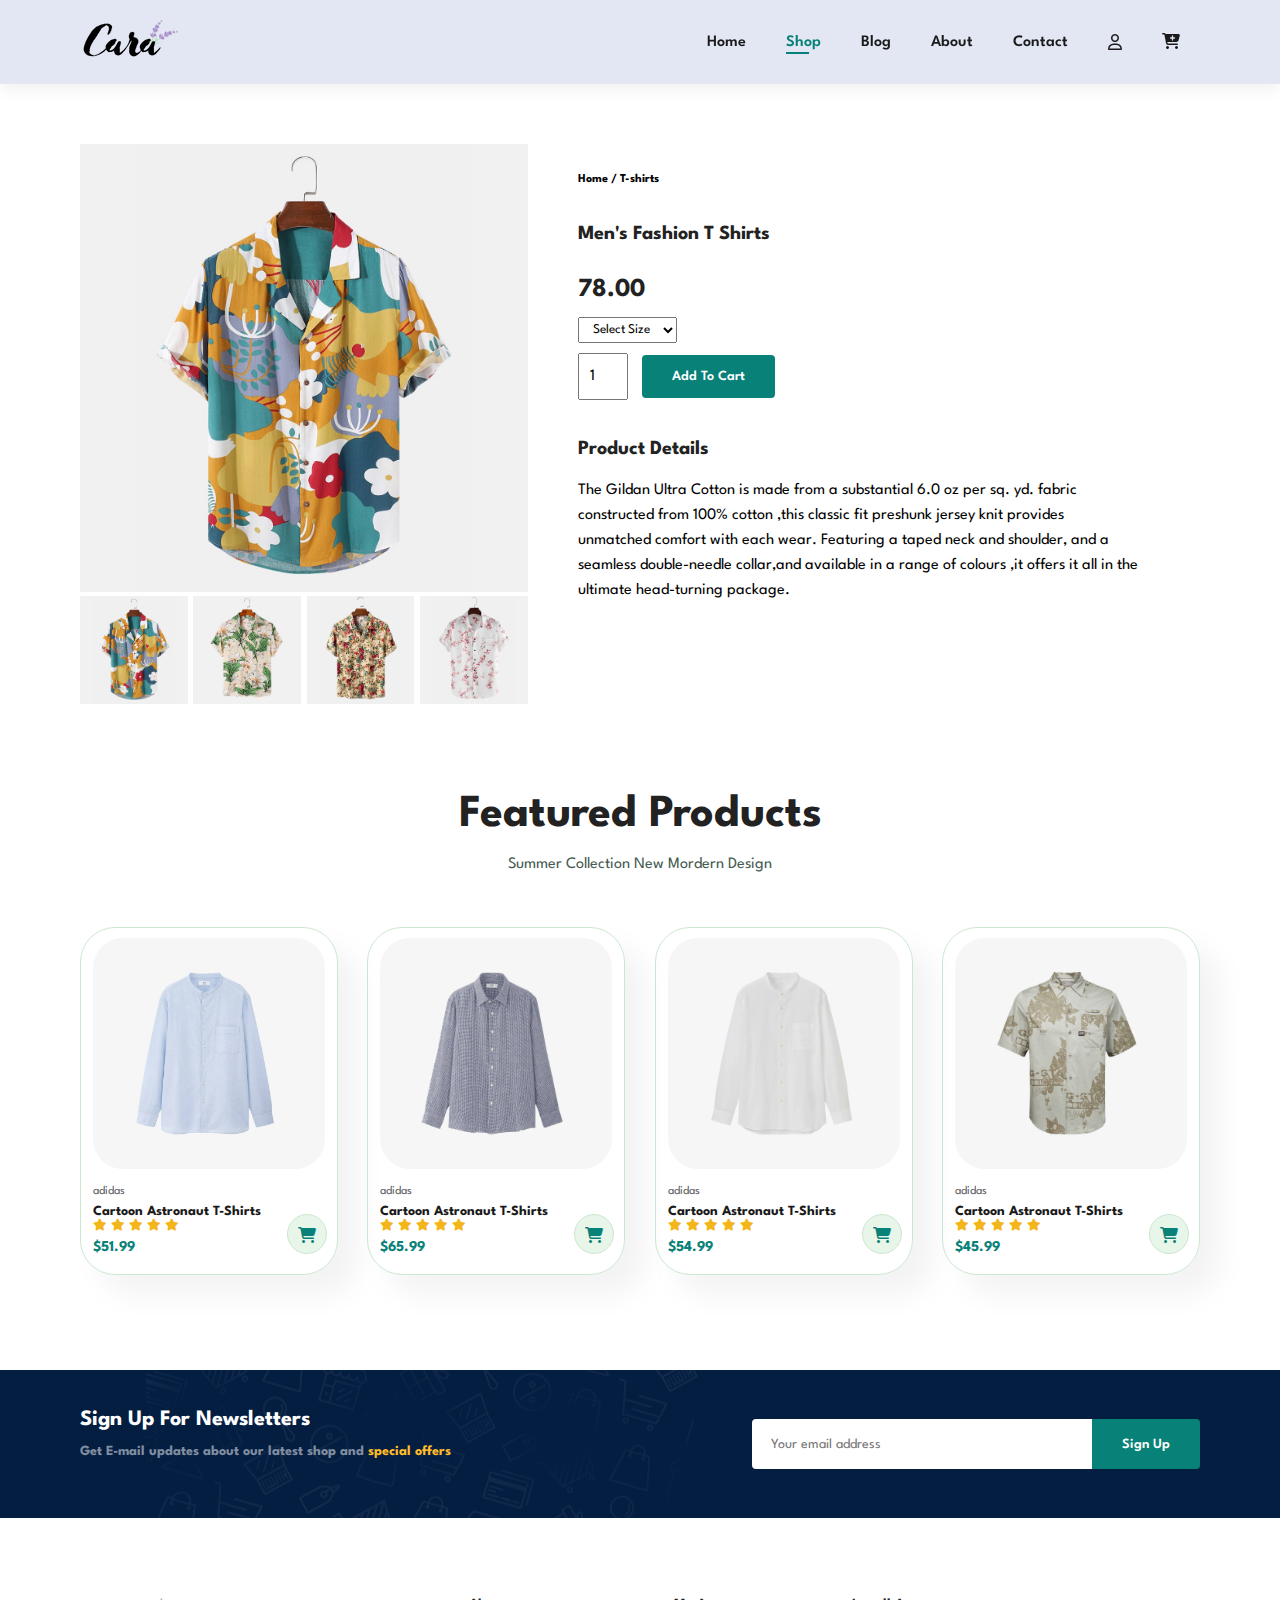
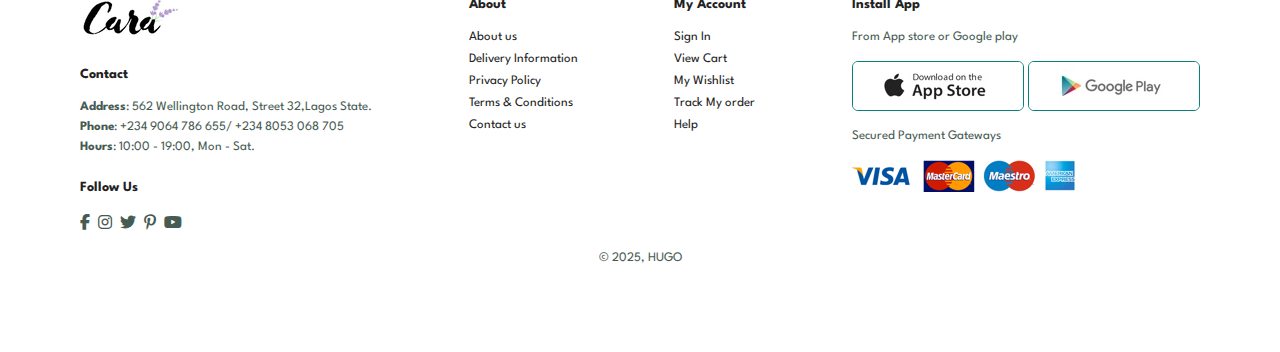
<file: singleproduct.html>
<!DOCTYPE html>
<html lang="en">

<head>
    <meta charset="UTF-8">
    <meta name="viewport" content="width=device-width, initial-scale=1.0">
    <title>Hugo Ecommerce Website</title>
    <link rel="stylesheet" href="https://cdnjs.cloudflare.com/ajax/libs/font-awesome/6.7.2/css/all.min.css">
    <link rel="stylesheet" href="style.css">
    <link rel="icon" href="img/logo.png" type="image/png">
</head>

<body>
    <section id="header">
        <div id="bar">
            <i id="bar" class="fas fa-outdent"></i>
        </div>
        <a href="index.html"><img src="img/logo.png" class="logo" alt="logo"></a>
        <div>
            <ul id="navbar">
                <li><a href="index.html">Home</a></li>
                <li><a class="active" href="shop.html">Shop</a></li>
                <li><a href="blog.html">Blog</a></li>
                <li><a href="about.html">About</a></li>
                <li><a href="contact.html">Contact</a></li>
                <li id="lg-bag"><a id="navbar" href="profile.html"><i class="fa-regular fa-user"></i></a></li>
                <li id="lg-bag"><a href="cart.html"><i class="fa-solid fa-cart-plus"></i></a></li>
                <a href="#" id="close"><i class="fa-solid fa-xmark"></i></a>
            </ul>
        </div>
        <div id="mobile">
            <a href="profile.html"><i class="fa-regular fa-user profile"></i></a>
            <a href="cart.html"><i class="fa-solid fa-cart-plus cart"></i></a>
        </div>
    </section>


    <section id="prodetails" class="section-p1">
        <div class="single-pro-image">
            <img src="img/products/f1.jpg" width="100%" id="MainImg" alt="">

            <div class="small-img-group">
                <div class="small-img-col">
                    <img src="img/products/f1.jpg" width="100%" class="small-img" alt="">
                </div>

                <div class="small-img-col">
                    <img src="img/products/f2.jpg" width="100%" class="small-img" alt="">
                </div>

                <div class="small-img-col">
                    <img src="img/products/f3.jpg" width="100%" class="small-img" alt="">
                </div>

                <div class="small-img-col">
                    <img src="img/products/f4.jpg" width="100%" class="small-img" alt="">
                </div>
            </div>
        </div>

        <div class="single-pro-details">
            <h6>Home / T-shirts</h6>
            <h4>Men's Fashion T Shirts</h4>
            <h2>78.00</h2>
            <select>
                <option>Select Size</option>
                <option>XL</option>
                <option>XXL</option>
                <option>Small</option>
                <option>Large</option>
            </select>
            <input type="number" value="1">
            <button class="normal">Add To Cart</button>
            <h4>Product Details</h4>
            <span>
                The Gildan Ultra Cotton is made from a substantial 6.0 oz per sq. yd. fabric constructed from 100%
                cotton ,this classic fit preshunk jersey knit provides unmatched comfort with each wear. Featuring a
                taped neck and shoulder, and a seamless double-needle collar,and available in a range of colours ,it
                offers it all in the ultimate head-turning package.
            </span>
        </div>
    </section>

    <section id="product1" class="section-p1">
        <h2>Featured Products</h2>
        <p>Summer Collection New Mordern Design</p>
        <div class="pro-container">
            <div class="pro">
                <img src="img/products/n1.jpg" alt="">
                <div class="des">
                    <span>adidas</span>
                    <h5>Cartoon Astronaut T-Shirts</h5>
                    <div class="star">
                        <i class="fas fa-star"></i>
                        <i class="fas fa-star"></i>
                        <i class="fas fa-star"></i>
                        <i class="fas fa-star"></i>
                        <i class="fas fa-star"></i>
                    </div>
                    <h4>$51.99</h4>
                </div>
                <a href="#"><i class="fa-solid fa-cart-shopping cart"></i></a>
            </div>


            <div class="pro">
                <img src="img/products/n2.jpg" alt="">
                <div class="des">
                    <span>adidas</span>
                    <h5>Cartoon Astronaut T-Shirts</h5>
                    <div class="star">
                        <i class="fas fa-star"></i>
                        <i class="fas fa-star"></i>
                        <i class="fas fa-star"></i>
                        <i class="fas fa-star"></i>
                        <i class="fas fa-star"></i>
                    </div>
                    <h4>$65.99</h4>
                </div>
                <a href="#"><i class="fa-solid fa-cart-shopping cart"></i></a>
            </div>

            <div class="pro">
                <img src="img/products/n3.jpg" alt="">
                <div class="des">
                    <span>adidas</span>
                    <h5>Cartoon Astronaut T-Shirts</h5>
                    <div class="star">
                        <i class="fas fa-star"></i>
                        <i class="fas fa-star"></i>
                        <i class="fas fa-star"></i>
                        <i class="fas fa-star"></i>
                        <i class="fas fa-star"></i>
                    </div>
                    <h4>$54.99</h4>
                </div>
                <a href="#"><i class="fa-solid fa-cart-shopping cart"></i></a>
            </div>

            <div class="pro">
                <img src="img/products/n4.jpg" alt="">
                <div class="des">
                    <span>adidas</span>
                    <h5>Cartoon Astronaut T-Shirts</h5>
                    <div class="star">
                        <i class="fas fa-star"></i>
                        <i class="fas fa-star"></i>
                        <i class="fas fa-star"></i>
                        <i class="fas fa-star"></i>
                        <i class="fas fa-star"></i>
                    </div>
                    <h4>$45.99</h4>
                </div>
                <a href="#"><i class="fa-solid fa-cart-shopping cart"></i></a>
            </div>
    </section>

    <section id="newsletter" class="section-p1 section-m1">
        <div class="newstext">
            <h4>Sign Up For Newsletters</h4>
            <p>Get E-mail updates about our latest shop and <span>special offers</span></p>
        </div>

        <div class="form">
            <input type="text" placeholder="Your email address">
            <button class="normal">Sign Up</button>
        </div>
    </section>

    <footer class="section-p1 section-m1">
        <div class="col">
            <img class="logo" src="img/logo.png" alt="">
            <h4>Contact</h4>
            <p><strong>Address</strong>: 562 Wellington Road, Street 32,Lagos State.</p>
            <p><strong>Phone</strong>: +234 9064 786 655/ +234 8053 068 705</p>
            <p><strong>Hours</strong>: 10:00 - 19:00, Mon - Sat.</p>
            <div class="follow">
                <h4>Follow Us</h4>
                <div class="icons">
                    <i class="fab fa-facebook-f"><a href=""></a></i>
                    <i class="fab fa-instagram"></i>
                    <i class="fab fa-twitter"></i>
                    <i class="fab fa-pinterest-p"></i>
                    <i class="fab fa-youtube"></i>
                </div>
            </div>
        </div>



        <div class="col">
            <h4>About</h4>
            <a href="#">About us</a>
            <a href="#">Delivery Information</a>
            <a href="#">Privacy Policy</a>
            <a href="#">Terms & Conditions</a>
            <a href="#">Contact us</a>
        </div>



        <div class="col">
            <h4>My Account</h4>
            <a href="#">Sign In</a>
            <a href="#">View Cart</a>
            <a href="#">My Wishlist</a>
            <a href="#">Track My order</a>
            <a href="#">Help</a>
        </div>



        <div class="col install">
            <h4>Install App</h4>
            <p>From App store or Google play</p>
            <div class="row">
                <img src="img/pay/app.jpg" alt="">
                <img src="img/pay/play.jpg" alt="">
            </div>
            <p>Secured Payment Gateways</p>
            <img src="img/pay/pay.png" alt="">
        </div>



        <div class="copyright">
            <p>© 2025, HUGO </p>
        </div>
    </footer>

    <script>
        var MainImg = document.getElementById("MainImg");
        var smallimg = document.getElementsByClassName("small-img");

        smallimg[0].onclick = function () {
            MainImg.src = smallimg[0].src;
        }
        smallimg[1].onclick = function () {
            MainImg.src = smallimg[1].src;
        }
        smallimg[2].onclick = function () {
            MainImg.src = smallimg[2].src;
        }
        smallimg[3].onclick = function () {
            MainImg.src = smallimg[3].src;
        }

        // Load the selected product details
        document.addEventListener("DOMContentLoaded", function () {
            const productData = JSON.parse(localStorage.getItem('selectedProduct'));

            if (productData) {
                // Update main big image
                const mainImg = document.getElementById("MainImg");
                mainImg.src = productData.image;

                // Update title and price
                document.querySelector(".single-pro-details h4").textContent = productData.name;
                document.querySelector(".single-pro-details h2").textContent = "$" + productData.price;

                // Update small images if available
                const smallImgs = document.querySelectorAll(".small-img");
                if (productData.smallImages && smallImgs.length) {
                    smallImgs.forEach((img, index) => {
                        if (productData.smallImages[index]) {
                            img.src = productData.smallImages[index];
                        }
                    });
                }
            }
        });
    </script>

    <script src="script.js"></script>
</body>

</html>
</file>
<file: style.css>
@import url("https://fonts.googleapis.com/css2?family=Spartan:wght@100;200;300;400;500;600;700;800;900&display=swap");

* {
    margin: 0;
    padding: 0;
    box-sizing: border-box;
    font-family: "Spartan", sans-serif;
}

html {
    scroll-behavior: smooth;
}

/* Global Styles */

h1 {
    font-size: 50px;
    line-height: 64px;
    color: #222;
}

h2 {
    font-size: 46px;
    line-height: 54px;
    color: #222;
}

h4 {
    font-size: 20px;
    color: #222;
}

h6 {
    font-weight: 700;
    font-size: 12px;
}

p {
    font-size: 16px;
    color: #465b52;
    margin: 15px 0 20px 0;
}

.section-p1 {
    padding: 40px 80px;
}

.section-m1 {
    margin: 40px 0;
}

button.normal {
    font-size: 14px;
    font-weight: 600;
    padding: 15px 30px;
    color: #000;
    background-color: #fff;
    border-radius: 4px;
    cursor: pointer;
    border: none;
    outline: none;
    transition: 0.2s;
}

button.white {
    font-size: 13px;
    font-weight: 600;
    padding: 11px 18px;
    color: #fff;
    background-color: transparent;
    cursor: pointer;
    border: 1px solid #fff;
    outline: none;
    transition: 0.2s;
}

body {
    width: 100%;
}

/*Header start*/
#header {
    display: flex;
    align-items: center;
    justify-content: space-between;
    padding: 20px 80px;
    background-color: #e3e6f3;
    box-shadow: 0 5px 15px rgba(0, 0, 0, 0.06);
    position: sticky;
    top: 0;
    left: 0;
    z-index: 1000;
    /*it wont make the products overlap*/
}

#navbar {
    display: flex;
    align-items: center;
    justify-content: center;
}

#navbar li {
    list-style-type: none;
    padding: 0px 20px;
    position: relative;
}

#navbar li a {
    text-decoration: none;
    font-size: 16px;
    font-weight: 600;
    color: #1a1a1a;
    transition: 0.3s ease;
}

#navbar li a:hover,
#navbar li a.active {
    color: #088178;
}

#mobile {
    display: none;
    align-items: center;
}

#navbar li a.active::after,
#navbar li a:hover::after {
    content: "";
    width: 30%;
    height: 2px;
    background-color: #088178;
    position: absolute;
    bottom: -4px;
    left: 20px
}

#mobile {
    display: none;
}
#bar{
    display: none;
}
#close {
    display: none;
}

/*Home page*/
#hero {
    background-image: url(img/hero4.png);
    height: 90vh;
    width: 100%;
    background-size: cover;
    background-position: top 25% right 0;
    padding: 0px 80px;
    display: flex;
    flex-direction: column;
    align-items: flex-start;
    justify-content: center;
}

#hero h4 {
    padding-bottom: 15px;
}

#hero h1 {
    color: #088178;
}

#hero button {
    background-image: url(img/button.png);
    background-color: transparent;
    color: #088178;
    border: 0;
    padding: 14px 80px 14px 65px;
    font-weight: 700;
    font-size: 15px;
}

#feature {
    display: flex;
    align-items: center;
    justify-content: space-between;
    flex-wrap: wrap;
}

#feature .feature-box {
    width: 180px;
    text-align: center;
    padding: 25px 15px;
    box-shadow: 20px 20px 34px rgba(0, 0, 0, 0.03);
    /*x,y,radius*/
    border: 1px solid #cce7d0;
    border-radius: 4px;
    /*make the edge of the border round*/
    margin: 15px 0;
    /*top&bottom, left and right space between the border and outer part*/
}

#feature .feature-box:hover {
    box-shadow: 10px 10px 64px rgba(70, 62, 221, 0.1);
    /*x,y,radius*/
}

#feature .feature-box img {
    width: 100%;
    margin-bottom: 10px;
}

#feature .feature-box h6 {
    display: inline-block;
    /*making it fitted*/
    padding: 9px 8px 6px 8px;
    /*top left bottom right */
    line-height: 1;
    border-radius: 4px;
    color: #088178;
    /*for the text*/
    background-color: #fddde4;
    /*for the background of the text*/
}

#feature .feature-box:nth-child(2) h6 {
    background-color: #cdebbc;
}

#feature .feature-box:nth-child(3) h6 {
    background-color: #d1e8f2;
}

#feature .feature-box:nth-child(4) h6 {
    background-color: #cdd4f8;
}

#feature .feature-box:nth-child(5) h6 {
    background-color: #f6dbf6;
}

#feature .feature-box:nth-child(6) h6 {
    background-color: #fff2e5;
}

#product1 {
    text-align: center;
}

#product1 .pro-container {
    display: flex;
    justify-content: space-between;
    padding-top: 20px;
    flex-wrap: wrap;
    /*to make each products on difffeerent lines*/
}

#product1 .pro {
    width: 23%;
    min-width: 250px;
    padding: 10px 12px;
    border: 1px solid #cce7d0;
    border-radius: 35px;
    cursor: pointer;
    /**hand pointer**/
    box-shadow: 20px 20px 30px rgba(0, 0, 0, 0.05);
    margin: 15px 0;
    transition: 0.4s ease;
    position: relative;
}

#product1 .pro a {
    text-decoration: none;
}

#product1 .pro:hover {
    transform: scale(0.95);
    box-shadow: 20px 20px 30px rgba(0, 0, 0, 0.07);

}

#product1 .pro img {
    width: 100%;
    border-radius: 30px;
}

#product1 .pro .des {
    text-align: start;
    /**begining of the border**/
    padding: 10px 0;
}

#product1 .pro .des span {
    color: #606063;
    font-size: 12px;
}

#product1 .pro .des h5 {
    padding-top: 7px;
    color: #1a1a1a;
    font-size: 14px;
}

#product1 .pro .des i {
    font-size: 12px;
    color: rgb(243, 181, 25);
}

#product1 .pro .des h4 {
    padding-top: 7px;
    font-size: 15px;
    font-weight: 700;
    color: #088178;
}

#product1 .pro .des .read-more {
    color: #088178;
    font-weight: bold;
    font-size: 0.9rem;
    text-decoration: none;
    border: none;
}

#product1 .pro .des .read-more:hover {
    text-decoration: underline;
    color: #000;
}

#product1 .pro .cart {
    width: 40px;
    height: 40px;
    line-height: 40px;
    border-radius: 50px;
    background-color: #e8f6ea;
    font-weight: 900;
    color: #088178;
    border: 1px solid #cce7d0;
    position: absolute;
    /**to make the position flexible and add position relative to the parent element**/
    bottom: 20px;
    right: 10px;
}





/* Modal styling */
.modal {
    display: none;
    position: fixed;
    z-index: 1000;
    padding-top: 100px;
    left: 0;
    top: 0;
    right: 0;
    bottom: 0;
    justify-content: center;
    align-items: center;
    overflow: auto;
    background-color: rgba(0, 0, 0, 0.5);
}

.modal-content {
    background-color: #fff;
    margin: auto;
    padding: 20px;
    border-radius: 20px;
    width: 80%;
    max-width: 400px;
    text-align: center;
    position: relative;
}

.modal-content img {
    width: 100%;
    max-height: 50vh;
    max-width: 180px;
    display: block;
    margin: 0 auto;
    border-radius: 10px;
}

.modal-content h2,
.modal-content h4,
.modal-content p {
    margin: 10px 0;
    font-size: 20px
}

.modal-content .add-to-cart {
    background-color: #088178;
    color: white;
    border: none;
    padding: 10px 25px;
    border-radius: 30px;
    margin-top: 10px;
    cursor: pointer;
    font-size: 1rem;
}

.modal-content .add-to-cart:hover {
    background-color: #065c5d;
}

.modal-content .view-full-description {
    display: block;
    margin-top: 15px;
    color: #6c5ce7;
    text-decoration: none;
    font-weight: bold;
    font-size: 0.9rem;
}

.modal-content .view-full-description:hover {
    text-decoration: underline;
    color: #341f97;
}

.close {
    position: absolute;
    top: 10px;
    right: 20px;
    color: #aaa;
    font-size: 28px;
    font-weight: bold;
    cursor: pointer;
}

.close:hover,
.close:focus {
    color: black;
}










#banner {
    display: flex;
    flex-direction: column;
    /*make it align under each other*/
    justify-content: center;
    align-items: center;
    text-align: center;
    background-image: url(img/banner/b2.jpg);
    width: 100%;
    height: 40vh;
    background-size: cover;
    background-position: center;
}

#banner h4 {
    color: #fff;
    font-size: 16px;

}

#banner h2 {
    color: #fff;
    font-size: 30px;
    padding: 10px 0;
}

#banner h2 span {
    color: #ef3636;
}

#banner button:hover {
    background-color: #088178;
    color: #fff;
}

#sm-banner {
    display: flex;
    justify-content: space-between;
    flex-wrap: wrap;
}

#sm-banner .banner-box {
    display: flex;
    flex-direction: column;
    /*make it align under each other*/
    justify-content: center;
    align-items: flex-start;
    background-image: url(img/banner/b17.jpg);
    min-width: 540px;
    height: 50vh;
    background-size: cover;
    background-position: center;
    padding: 30px;
}

#sm-banner .banner-box2 {
    background-image: url(img/banner/b10.jpg);
}

#sm-banner h4 {
    color: #fff;
    font-size: 20px;
    font-weight: 300;
}

#sm-banner h2 {
    color: #fff;
    font-size: 28px;
    font-weight: 800;
}

#sm-banner span {
    color: #fff;
    font-size: 14px;
    font-weight: 500;
    padding-bottom: 15px;
}

#sm-banner .banner-box:hover button {
    background-color: #088178;
    border: 1px solid #088178;
}

#banner3 {
    display: flex;
    justify-content: space-between;
    flex-wrap: wrap;
    padding: 0 80px;
}

#banner3 .banner-box {
    display: flex;
    flex-direction: column;
    /*make it align under each other*/
    justify-content: center;
    align-items: flex-start;
    background-image: url(img/banner/b7.jpg);
    min-width: 30%;
    height: 30vh;
    background-size: cover;
    background-position: center;
    padding: 20px;
    margin-bottom: 20px;
}

#banner3 .banner-box2 {
    background-image: url(img/banner/b4.jpg);
}

#banner3 .banner-box3 {
    background-image: url(img/banner/b18.jpg);
}

#banner3 h2 {
    color: #fff;
    font-weight: 900;
    font-size: 22px;
}

#banner3 h3 {
    color: #ec544e;
    font-weight: 800;
    font-size: 15px;
}

#newsletter {
    display: flex;
    justify-content: space-between;
    flex-wrap: wrap;
    align-items: center;
    background-image: url(img/banner/b14.png);
    background-repeat: no-repeat;
    background-position: 20% 30%;
    background-color: #041e42;
}

#newsletter h4 {
    font-size: 22px;
    font-weight: 700;
    color: #fff;
}

#newsletter p {
    font-size: 14px;
    font-weight: 700;
    color: #818ea0;
}

#newsletter span {
    color: #ffbd27;
}

#newsletter .form {
    display: flex;
    width: 40%;
}

#newsletter input {
    height: 3.125rem;
    padding: 0 1.25em;
    font-size: 14px;
    width: 100%;
    border: 1px solid transparent;
    border-radius: 4px;
    outline: none;
    border-top-right-radius: 0;
    border-bottom-right-radius: 0;
}

#newsletter button {
    background-color: #088178;
    color: #fff;
    white-space: nowrap;
    border-top-left-radius: 0;
    border-bottom-left-radius: 0;
}

footer {
    display: flex;
    flex-wrap: wrap;
    justify-content: space-between;
}

footer .col {
    display: flex;
    max-width: 100%;
    flex-direction: column;
    align-items: flex-start;
    margin-bottom: 20px;
}

footer .logo {
    margin-bottom: 30px;
}

footer h4 {
    font-size: 14px;
    padding-bottom: 20px;
}

footer p {
    font-size: 13px;
    margin: 0 0 8px 0;
}

footer a {
    font-size: 13px;
    text-decoration: none;
    color: #222;
    margin-bottom: 10px;
}

footer .follow {
    margin-top: 20px;
}

footer .follow i {
    color: #465b52;
    padding-right: 4px;
    cursor: pointer;
}

footer .install .row img {
    border: 1px solid #088178;
    border-radius: 6px;
}

footer .install img {
    margin: 10px 0 15px 0;
}

footer .follow i:hover,
footer a:hover {
    color: #088178;
}

footer .copyright {
    width: 100%;
    text-align: center;
}

/*shop page*/
#page-header {
    background-image: url(img/banner/b1.jpg);
    width: 100%;
    height: 40vh;
    background-size: cover;
    display: flex;
    justify-content: center;
    text-align: center;
    flex-direction: column;
    padding-top: 14px;
}

#page-header h2,
#page-header p {
    color: #fff;
}

#pagination {
    text-align: center;
}

#pagination a {
    text-decoration: none;
    background-color: #088178;
    padding: 15px 20px;
    border-radius: 4px;
    color: #fff;
    font-weight: 600;
}

#pagination a i {
    font-size: 16px;
    font-weight: 600;
}

/*single product*/
#prodetails {
    display: flex;
    margin-top: 20px;
}

#prodetails .single-pro-details {
    width: 50%;
    padding-top: 30px;
}

#prodetails .single-pro-details h4 {
    padding: 40px 0 20px 0;
}

#prodetails .single-pro-details h2 {
    font-size: 26px;
}

#prodetails .single-pro-details select {
    display: block;
    padding: 5px 10px;
    margin-bottom: 10px;
}

#prodetails .single-pro-details input {
    width: 50px;
    height: 47px;
    padding-left: 10px;
    font-size: 16px;
    margin-right: 10px;
}

#prodetails .single-pro-details input,
#prodetails .single-pro-details select:focus {
    outline: none;
}

#prodetails .single-pro-details button {
    background-color: #088178;
    color: #fff;
}

#prodetails .single-pro-details span {
    line-height: 25px;
}

#prodetails .single-pro-image {
    width: 40%;
    margin-right: 50px;
}

#prodetails .single-pro-image .small-img-group {
    display: flex;
    justify-content: space-between;
}

#prodetails .single-pro-image .small-img-group .small-img-col {
    flex-basis: 24%;
    cursor: pointer;
}

/*blog page*/
#page-header.blog-header {
    background-image: url(img/banner/b19.jpg);
}

#blog {
    padding: 150px 150px 0 150px;

}

#blog .blog-box {
    display: flex;
    align-items: center;
    width: 100%;
    position: relative;
    padding-bottom: 90px;
}

#blog .blog-box .blog-img {
    width: 50%;
    margin-right: 40px;
}

#blog img {
    width: 100%;
    height: 300px;
    object-fit: cover;
}

#blog .blog-box .blog-details {
    width: 50%;
}

#blog .blog-box .blog-details a {
    text-decoration: none;
    font-size: 11px;
    color: #000;
    font-weight: 700;
    position: relative;
    transition: 0.3s;
}

#blog .blog-box .blog-details a::after {
    content: "";
    width: 50px;
    height: 1px;
    background-color: #000;
    position: absolute;
    top: 4px;
    right: -60px;
}

#blog .blog-box .blog-details a:hover {
    color: #088178;
}

#blog .blog-box .blog-details a:hover::after {
    background-color: #088178;
}

#blog .blog-box h1 {
    position: absolute;
    top: -40px;
    left: 0;
    font-size: 70px;
    font-weight: 700;
    color: #c9cbce;
    z-index: -9;
}

/*About Page*/
#page-header.about-header {
    background-image: url(img/about/banner.png);
}

#about-head {
    display: flex;
    align-items: center;
}

#about-head img {
    width: 50%;
    height: auto;
}

#about-head div {
    padding-left: 40px;
}

#about-app {
    text-align: center;
}

#about-app .video {
    width: 70%;
    height: 100%;
    margin: 30px auto 0 auto;
}

#about-app .video video {
    width: 100%;
    height: 100%;
    border-radius: 20px;
}

/*contact page*/
#contact-details {
    display: flex;
    justify-content: space-between;
    align-items: center;
}

#contact-details .details {
    width: 40%;
}

#contact-details .details span,
#form-details form span {
    font-size: 12px;
}

#contact-details .details h2,
#form-details form h2 {
    font-size: 26px;
    line-height: 35px;
    padding: 25px 0;
}

#contact-details .details h3 {
    font-size: 16px;
    padding-bottom: 15px;
}

#contact-details .details li {
    list-style-type: none;
    display: flex;
    padding: 10px 0;
}

#contact-details .details li i {
    font-size: 14px;
    padding-right: 22px;
}

#contact-details .details li p {
    font-size: 14px;
    margin: 0;
}

#contact-details .map {
    width: 55%;
    height: 400px;
}

#contact-details .map iframe {
    width: 100%;
    height: 100%;
}

#form-details {
    display: flex;
    justify-content: space-between;
    margin: 30px;
    padding: 80px;
    border: 1px solid #e1e1e1;
}

#form-details form {
    width: 65%;
    display: flex;
    flex-direction: column;
    align-items: flex-start;
}

#form-details form input,
#form-details form textarea {
    width: 100%;
    padding: 12px 15px;
    outline: none;
    margin-bottom: 20px;
    border: 1px solid #e1e1e1;
}

#form-details form button {
    background-color: #088178;
    color: #fff;
}

#form-details .people div {
    padding-bottom: 25px;
    display: flex;
    justify-content: space-between;
    align-items: flex-start;
}

#form-details .people div img {
    width: 65px;
    height: 65px;
    object-fit: cover;
    margin-right: 15px;
}

#form-details .people div p {
    margin: 0;
    font-size: 13px;
    line-height: 25px;
}

#form-details .people div p span {
    display: flex;
    font-weight: 600;
    color: #000;
}

/*cart-page*/
#cart table {
    width: 100%;
    border-collapse: collapse;
    table-layout: fixed;
    white-space: nowrap;
}

#cart table img {
    width: 70px;
}

#cart table td:nth-child(1) {
    width: 100px;
    text-align: center;
}

#cart table td:nth-child(2) {
    width: 150px;
    text-align: center;
}

#cart table td:nth-child(2) {
    width: 150px;
    text-align: center;
}

#cart table td:nth-child(3) {
    width: 250px;
    text-align: center;
}

#cart table td:nth-child(4),
#cart table td:nth-child(5),
#cart table td:nth-child(6) {
    width: 150px;
    text-align: center;
}

#cart table td:nth-child(5) input {
    width: 70px;
    padding: 10px 5px 10px 15px;
}

#cart table thead {
    border: 1px solid #e2e9e1;
    border-left: none;
    border-right: none;
}

#cart table thead td {
    font-weight: 700;
    text-transform: uppercase;
    font-size: 13px;
    padding: 18px 0;
}

#cart table tbody tr td {
    padding-top: 15px;
}

#cart table tbody td {
    font-size: 15px;
}

#cart-add {
    display: flex;
    flex-wrap: wrap;
    justify-content: space-between;
}

#coupon {
    width: 50%;
    margin-bottom: 30px;
}

#coupon h3,
#subtotal h3 {
    padding-bottom: 15px;
}

#coupon input {
    padding: 10px 20px;
    outline: none;
    width: 60%;
    border: 1px solid #e2e9e1;
}

#coupon button,
#subtotal button {
    background-color: #088178;
    color: #fff;
    padding: 12px 20px;
}

#subtotal {
    width: 50%;
    margin-bottom: 30px;
    border: 1px solid #e2e9e1;
    padding: 30px;
}

#subtotal table {
    border-collapse: collapse;
    width: 100%;
    margin-bottom: 20px;
}

#subtotal table td {
    width: 50%;
    border: 1px solid #e2e9e1;
    padding: 10px;
    font-size: 13px;
}

/*start media query*/
@media (max-width:1024px) {
    .section-p1 {
        padding: 40px 40px;
    }

    #navbar {
        display: flex;
        flex-direction: column;
        align-items: flex-start;
        justify-content: flex-start;
        position: fixed;
        top: 0;
        left: -300px;
        height: 100vh;
        width: 300px;
        background-color: #e3e6f3;
        box-shadow: 0 40px 60px rgba(0, 0, 0, 0.1);
        padding: 80px 0 0 10px;
        transition: 0.3s;
    }

    #navbar.active {
        left: 0px;
    }

    #navbar li {
        margin-bottom: 25px;
    }

    #mobile, 
    #bar
    {
        display: flex;
        align-items: center;
    }

    #bar {
        color: #1a1a1a;
        font-size: 24px;
    }

    #mobile .profile {
        color: #1a1a1a;
        font-size: 24px;
        padding-left: 40px;
    }

    #mobile .cart {
        color: #1a1a1a;
        font-size: 24px;
        padding-left: 20px;
    }

    #close {
        display: initial;
        position: absolute;
        top: 30px;
        left: 30px;
        font-size: 24px;
        color: #1a1a1a;
    }

    #lg-bag {
        display: none;
    }

    #hero {
        height: 70vh;
        padding: 0px 80px;
        background-position: top 30% right 30%
    }

    #feature {
        justify-content: center;
    }

    #feature .feature-box {
        margin: 15px 15px;
    }

    #product1 .pro-container {
        justify-content: center;
    }

    #product1 .pro {
        margin: 15px;
    }

    #banner {
        height: 20vh;
    }

    #sm-banner .banner-box {
        min-width: 100%;
        height: 30vh;
    }

    #banner3 {
        padding: 0 40px;
    }

    #banner3 .banner-box {
        width: 28%;
    }

    #newsletter .form {
        width: 70%;
    }

    #form-details {
        margin: 10px;
        padding: 40px;
        width: 100%;
    }

    #form-details form {
        width: 50%;
    }

    #cart {
        overflow-x: auto;
    }

    #cart table {
        width: 100%;
        border-collapse: collapse;
        table-layout: fixed;
        white-space: nowrap;
    }

}

@media (max-width:477px) {
    #header {
        padding: 10px 30px;
    }

    h2 {
        font-size: 32px;
    }

    h1 {
        font-size: 38px;
    }

    #hero {
        padding: 0px 20px;
        background: position 55%;
    }

    .section-p1 {
        padding: 20px;
    }

    #feature .feature-box {
        width: 160px;
        margin: 0 0 15px 0;
    }

    #feature {
        justify-content: space-between;
    }

    #product1 .pro {
        width: 100%;
    }

    #banner {
        height: 40vh;
    }

    #sm-banner .banner-box {
        height: 40vh;
    }

    #sm-banner .banner-box2 {
        margin-top: 20px;
    }

    #banner3 {
        padding: 0 20px;
    }

    #banner3 .banner-box {
        width: 100%;
    }

    #newsletter .form {
        width: 100%;
    }

    #newsletter {
        padding: 40px 20px;
    }

    footer .copyright {
        text-align: start;
    }

    /*single product page*/
    #prodetails {
        display: flex;
        flex-direction: column;
    }

    #prodetails .single-pro-image {
        width: 100%;
        margin-right: 0px;
    }

    #prodetails .single-pro-details {
        width: 100%;
    }

    /*blog page*/
    #blog .blog-box {
        display: flex;
        flex-direction: column;
        align-items: flex-start;
    }

    #blog {
        padding: 100px 20px 0 20px;
    }

    #blog .blog-box .blog-img {
        width: 100%;
        margin-bottom: 30px;
    }

    #blog .blog-box .blog-details {
        width: 100%;
    }

    /*About Page*/
    #about-head {
        flex-direction: column;
    }

    #about-head img {
        width: 100%;
        margin-bottom: 20px;
    }

    #about-head div {
        padding-left: 0px;
    }

    #about-app .video {
        width: 100%;
    }

    #contact-details {
        flex-direction: column;
    }

    #contact-details .details {
        width: 100%;
        margin-bottom: 30px;
    }

    #contact-details .map {
        width: 100%;
    }

    #form-details {
        flex-direction: column;
    }

    #form-details form {
        width: 100%;
        margin-bottom: 30px;
    }

    #cart {
        overflow-x: auto;
    }

    #cart-add {
        flex-direction: column;
    }

    #coupon {
        width: 100%;
    }

    #subtotal {
        width: 100%;
    }
}
</file>
